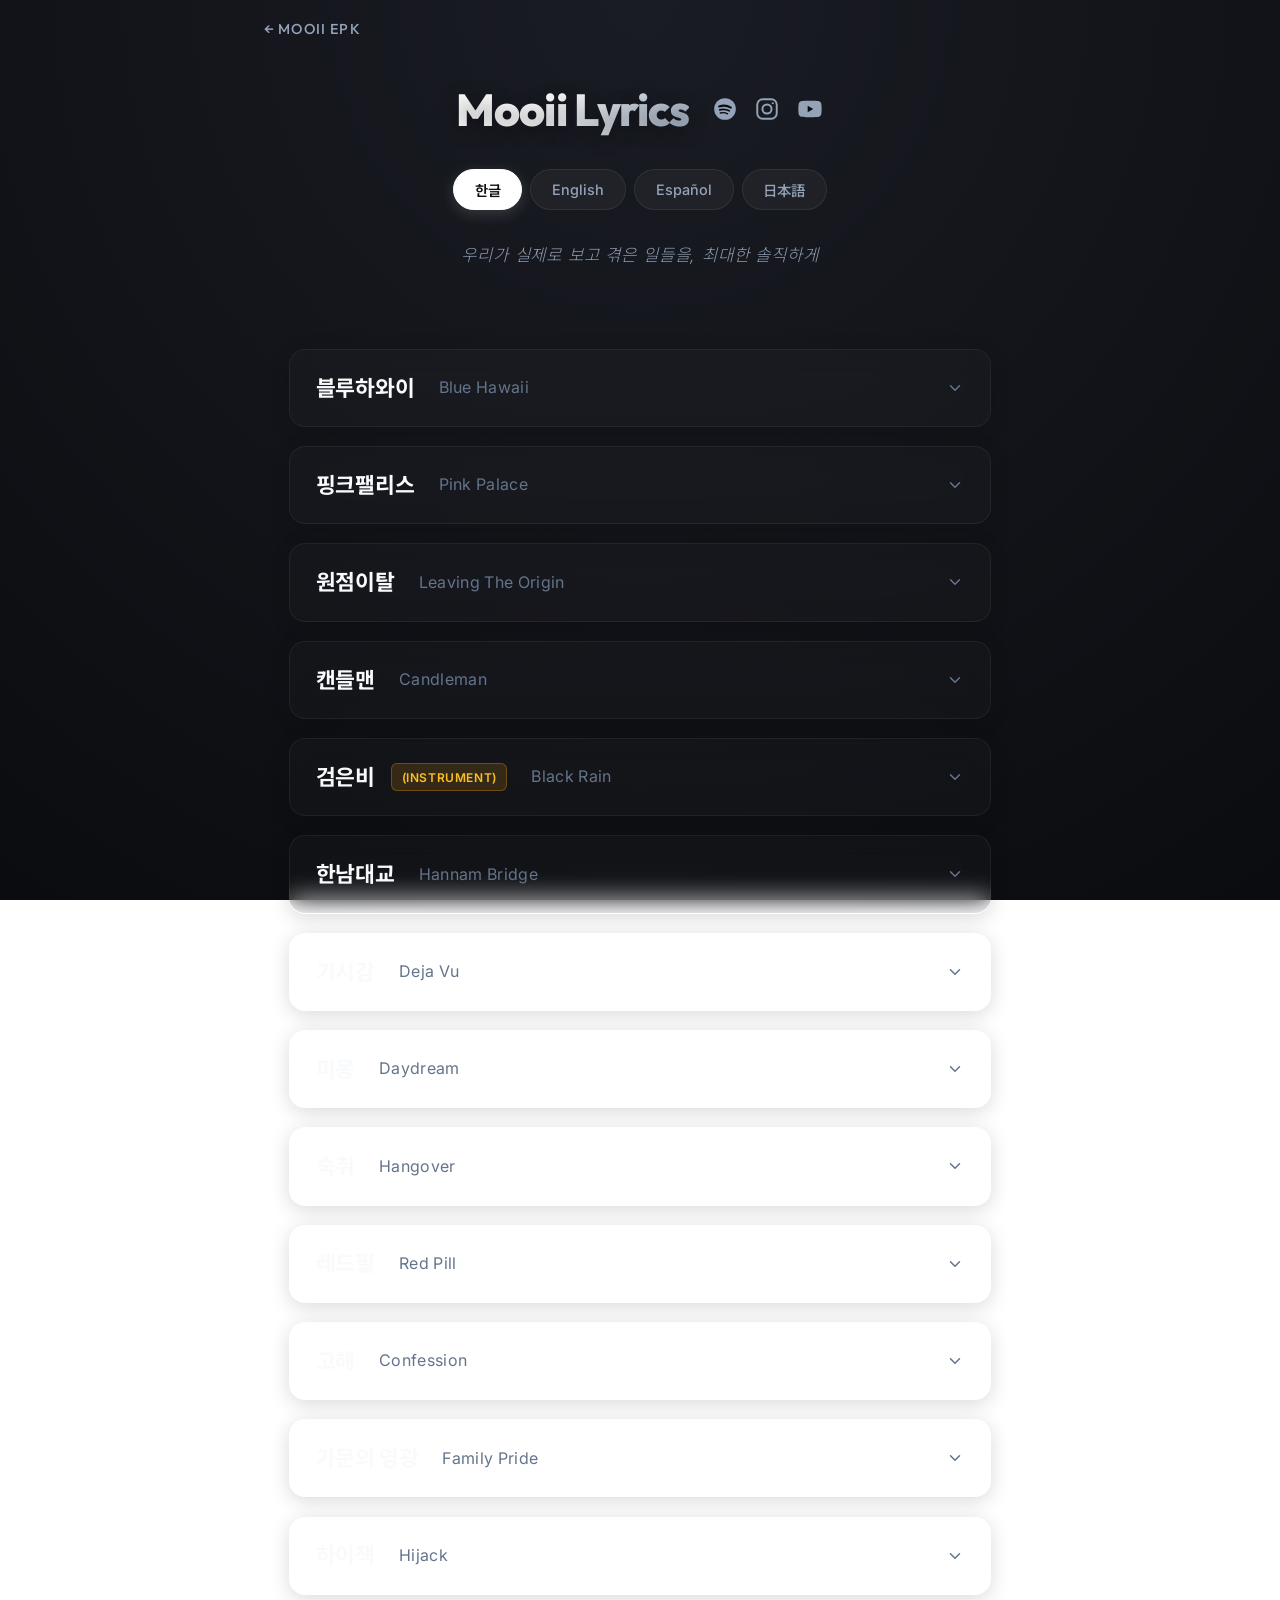
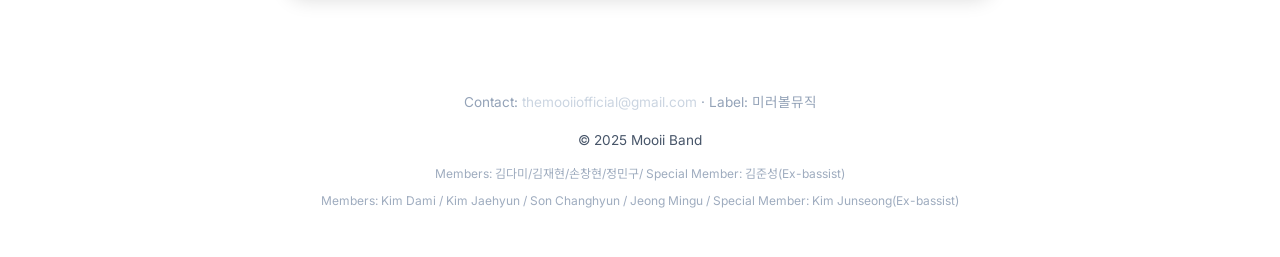
<file: lyrics/index.html>
<!doctype html>
<html lang="ko">
  <head>
    <meta charset="UTF-8" />
    <meta name="viewport" content="width=device-width, initial-scale=1.0" />
    <title>Mooii Lyrics</title>
    <!-- Google Fonts for premium typography -->
    <link rel="preconnect" href="https://fonts.googleapis.com" />
    <link rel="preconnect" href="https://fonts.gstatic.com" crossorigin />
    <link
      href="https://fonts.googleapis.com/css2?family=Inter:wght@300;400;500;600;700&family=Outfit:wght@400;500;700;800&family=Noto+Sans+KR:wght@300;400;500;700&family=Noto+Sans+JP:wght@300;400;500;700&display=swap"
      rel="stylesheet" />
    <link rel="stylesheet" href="style.css" />
  </head>
  <body>
    <nav class="top-nav">
      <a href="../" class="epk-link">← MOOII EPK</a>
    </nav>
    <header>
      <div class="header-inner">
        <h1>Mooii Lyrics</h1>
        <div class="social-icons">
          <a href="https://open.spotify.com/artist/7vKfQwSMeLaGUwXzasgpwv" target="_blank" rel="noopener" aria-label="Spotify" title="Spotify">
            <svg viewBox="0 0 24 24" width="26" height="26" fill="none" stroke="currentColor" stroke-width="2" stroke-linecap="round" aria-hidden="true">
              <circle cx="12" cy="12" r="10" fill="currentColor" stroke="none" />
              <path d="M6.6 9.6c3.6-1.1 7.6-.8 10.8 1.1" stroke="#0b0c0f" stroke-width="1.9" />
              <path d="M7.1 12.8c3-.9 6.1-.6 8.8.9" stroke="#0b0c0f" stroke-width="1.6" />
              <path d="M7.7 15.7c2.4-.7 4.6-.4 6.7.7" stroke="#0b0c0f" stroke-width="1.3" />
            </svg>
          </a>
          <a href="https://www.instagram.com/bandthemooii/" target="_blank" rel="noopener" aria-label="Instagram" title="Instagram">
            <svg viewBox="0 0 24 24" width="26" height="26" fill="none" stroke="currentColor" stroke-width="1.8" aria-hidden="true">
              <rect x="3" y="3" width="18" height="18" rx="5" />
              <circle cx="12" cy="12" r="4.2" />
              <circle cx="17.3" cy="6.7" r="1" fill="currentColor" stroke="none" />
            </svg>
          </a>
          <a href="https://www.youtube.com/@bandthemooii" target="_blank" rel="noopener" aria-label="YouTube" title="YouTube">
            <svg viewBox="0 0 24 24" width="28" height="28" aria-hidden="true">
              <path fill="currentColor" d="M21.6 7.2a2.5 2.5 0 0 0-1.8-1.8C18.2 5 12 5 12 5s-6.2 0-7.8.4A2.5 2.5 0 0 0 2.4 7.2C2 8.8 2 12 2 12s0 3.2.4 4.8a2.5 2.5 0 0 0 1.8 1.8C5.8 19 12 19 12 19s6.2 0 7.8-.4a2.5 2.5 0 0 0 1.8-1.8c.4-1.6.4-4.8.4-4.8s0-3.2-.4-4.8z" />
              <path fill="#0b0c0f" d="M10 9.2v5.6l4.8-2.8z" />
            </svg>
          </a>
        </div>
      </div>
      <div class="lang-switch">
        <button data-lang="ko">한글</button>
        <button data-lang="en">English</button>
        <button data-lang="es">Español</button>
        <button data-lang="ja">日本語</button>
      </div>

      <!-- Band slogan that changes dynamically based on selected language -->
      <p id="slogan" class="slogan">
        우리가 실제로 보고 겪은 일들을, 최대한 솔직하게
      </p>
    </header>

    <main id="songs-list">
      <!-- 곡 리스트가 JS로 렌더링됩니다 -->
    </main>

    <footer>
      <p class="footer-contact">
        Contact:
        <a href="mailto:themooiiofficial@gmail.com">themooiiofficial@gmail.com</a>
        · Label: 미러볼뮤직
      </p>
      <p>© 2025 Mooii Band</p>
      <p class="footer-note">
        Members: 김다미/김재현/손창현/정민구/ Special Member: 김준성(Ex-bassist)
      </p>
      <p class="footer-note">
        Members: Kim Dami / Kim Jaehyun / Son Changhyun / Jeong
        Mingu / Special Member: Kim Junseong(Ex-bassist)
      </p>
    </footer>
    <script src="lyrics.js"></script>
  </body>
</html>
</file>
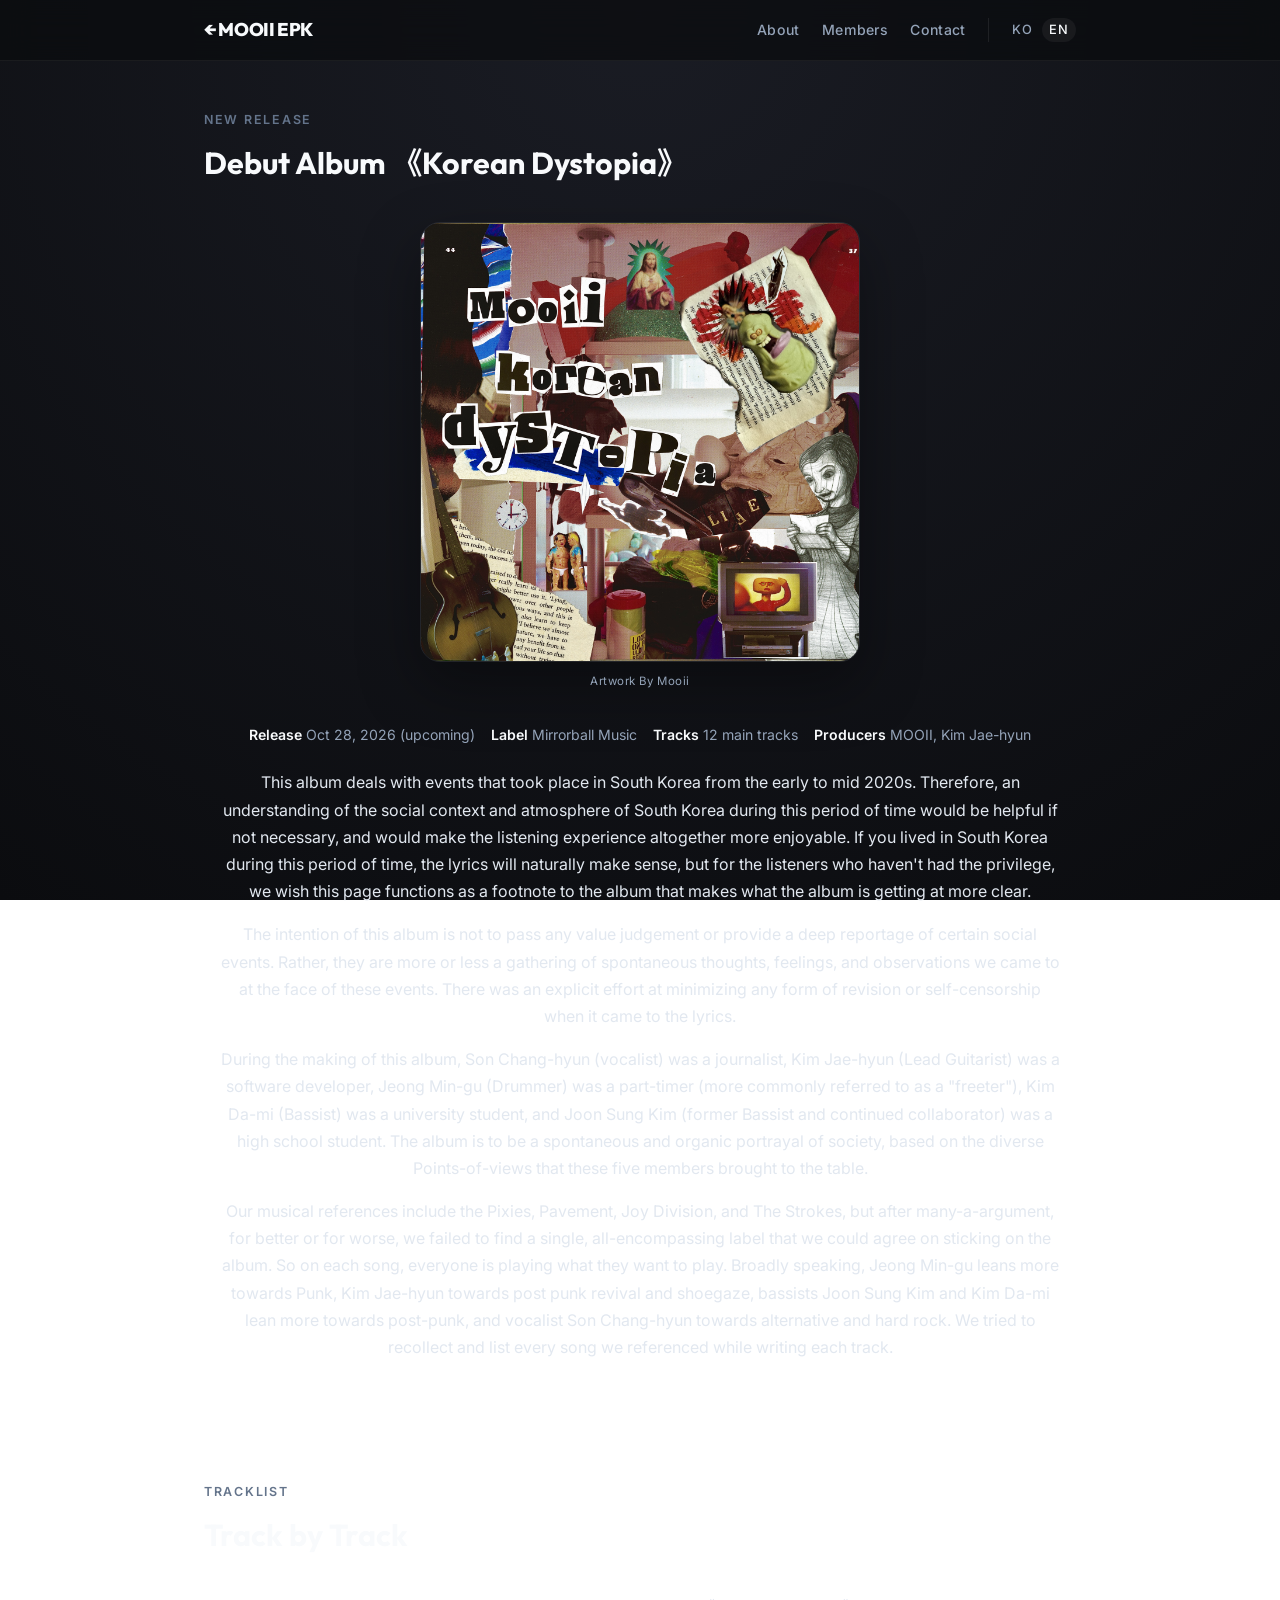
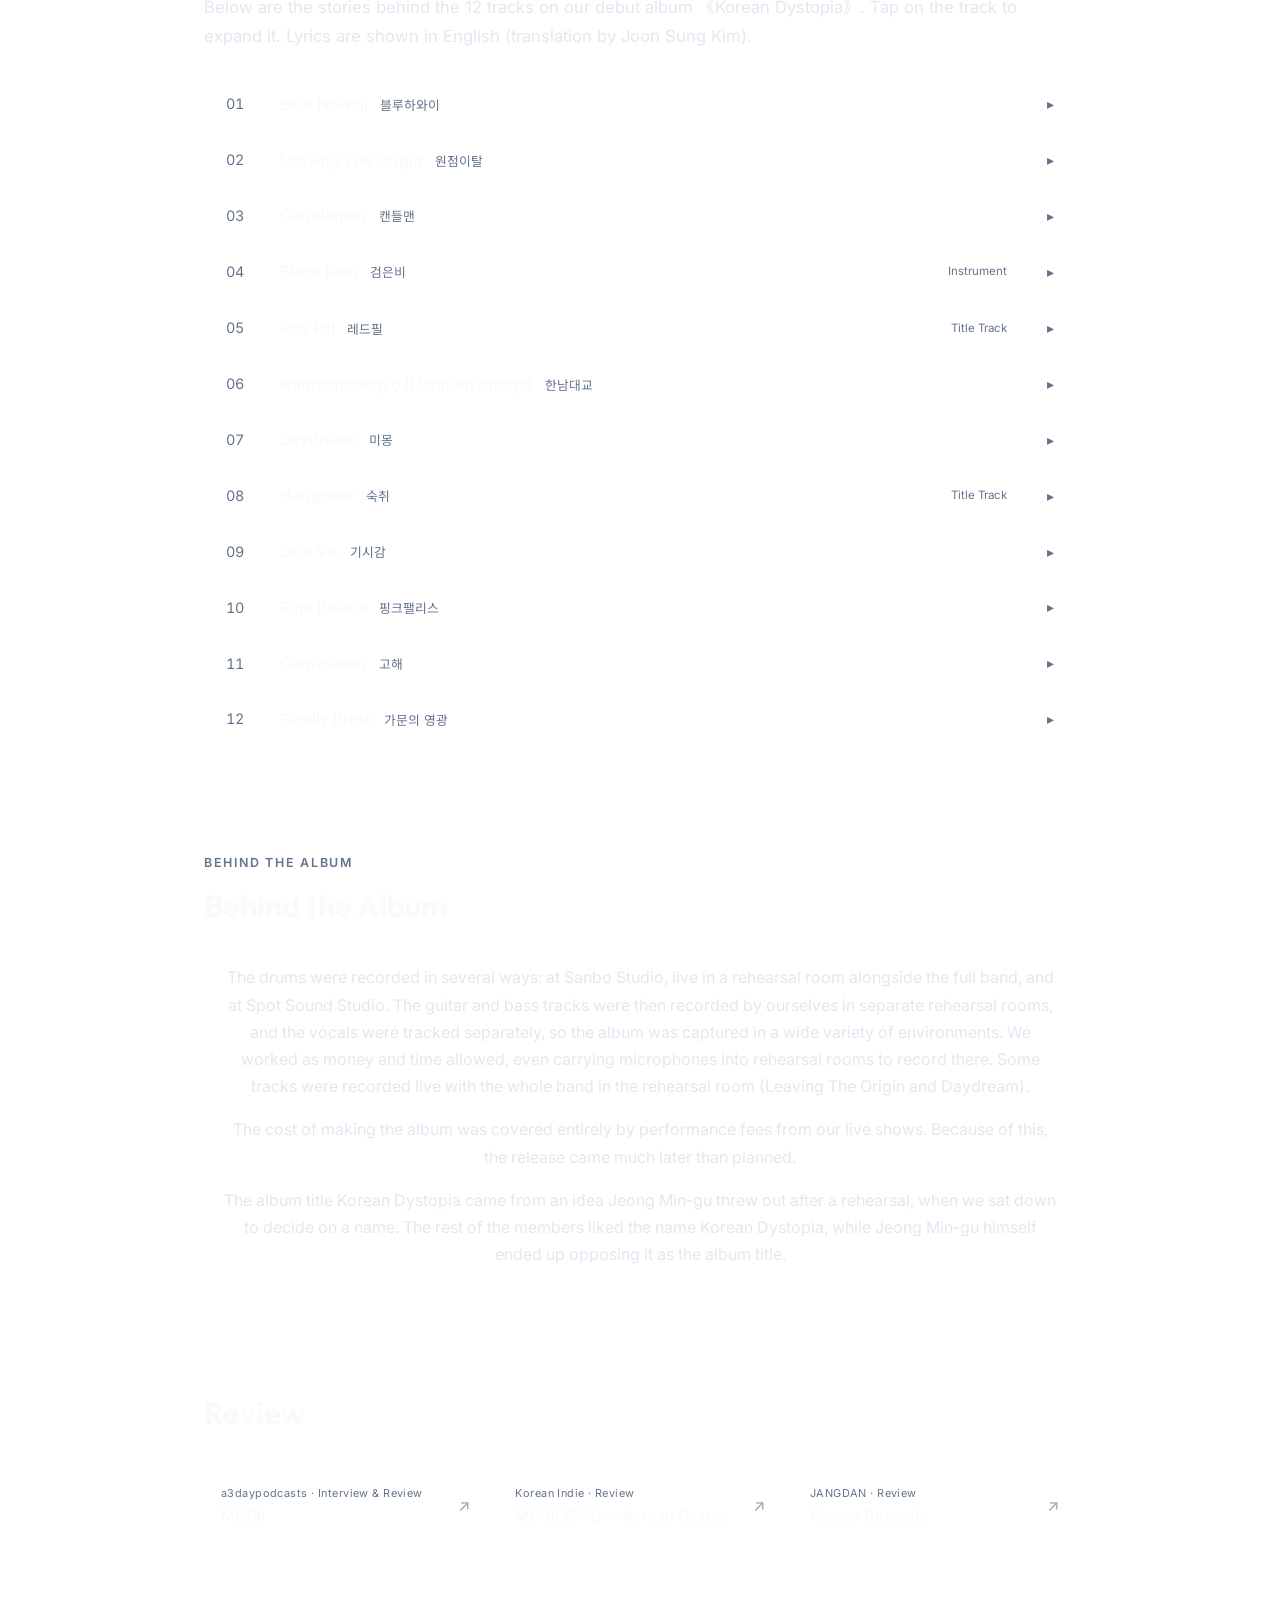
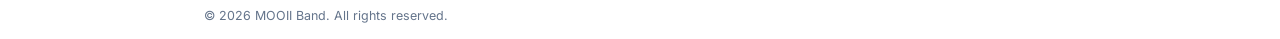
<file: korean-dystopia-en.html>
<!doctype html>
<html lang="en">
  <head>
    <meta charset="UTF-8" />
    <meta name="viewport" content="width=device-width, initial-scale=1.0" />
    <title>MOOII — Debut Album "Korean Dystopia"</title>
    <meta
      name="description"
      content="MOOII's debut full-length album Korean Dystopia: album introduction, track-by-track stories and social context for international listeners." />
    <meta property="og:title" content="MOOII — Debut Album &quot;Korean Dystopia&quot;" />
    <meta
      property="og:description"
      content="MOOII's debut full-length album Korean Dystopia: album introduction, track-by-track stories and social context for international listeners." />
    <meta property="og:image" content="https://bandmooii.github.io/mooii_epk/static/korean_dystopia_album_cover.jpeg" />
    <meta property="og:type" content="website" />
    <link rel="alternate" hreflang="ko" href="korean-dystopia.html" />

    <link rel="preconnect" href="https://fonts.googleapis.com" />
    <link rel="preconnect" href="https://fonts.gstatic.com" crossorigin />
    <link
      href="https://fonts.googleapis.com/css2?family=Inter:wght@300;400;500;600;700&family=Outfit:wght@400;500;700;800&family=Noto+Sans+KR:wght@300;400;500;700&display=swap"
      rel="stylesheet" />
    <link rel="stylesheet" href="style.css" />
  </head>
  <body>
    <nav class="epk-nav">
      <div class="epk-nav-inner">
        <a class="epk-nav-brand" href="index-en.html">← MOOII EPK</a>
        <div class="epk-nav-links">
          <a href="index-en.html#about">About</a>
          <a href="index-en.html#members">Members</a>
          <a href="index-en.html#contact">Contact</a>
          <span class="lang-toggle">
            <a href="korean-dystopia.html" hreflang="ko">KO</a>
            <a href="korean-dystopia-en.html" class="active" aria-current="true">EN</a>
          </span>
        </div>
      </div>
    </nav>

    <main class="wrap" style="padding-top: 3rem;">
      <section style="border-top: none; padding-top: 0;">
        <div class="section-head">
          <p class="section-kicker">New Release</p>
          <h2>Debut Album 《Korean Dystopia》</h2>
        </div>

        <div class="album-hero">
          <img
            class="album-cover-hero"
            src="static/korean_dystopia_album_cover.jpeg"
            alt="MOOII debut album Korean Dystopia cover art" />
          <p class="album-credit">Artwork By Mooii</p>
        </div>

        <div class="album-intro">
          <div class="album-meta">
            <span><b>Release</b> Oct 28, 2026 (upcoming)</span>
            <span><b>Label</b> Mirrorball Music</span>
            <span><b>Tracks</b> 12 main tracks</span>
            <span><b>Producers</b> MOOII, Kim Jae-hyun</span>
          </div>
          <p class="lead">
            This album deals with events that took place in South Korea from the early to mid 2020s. Therefore, an understanding of the social context and atmosphere of South Korea during this period of time would be helpful if not necessary, and would make the listening experience altogether more enjoyable. If you lived in South Korea during this period of time, the lyrics will naturally make sense, but for the listeners who haven't had the privilege, we wish this page functions as a footnote to the album that makes what the album is getting at more clear.
          </p>
          <p class="lead">
            The intention of this album is not to pass any value judgement or provide a deep reportage of certain social events. Rather, they are more or less a gathering of spontaneous thoughts, feelings, and observations we came to at the face of these events. There was an explicit effort at minimizing any form of revision or self-censorship when it came to the lyrics.
          </p>
          <p class="lead">
            During the making of this album, Son Chang-hyun (vocalist) was a journalist, Kim Jae-hyun (Lead Guitarist) was a software developer, Jeong Min-gu (Drummer) was a part-timer (more commonly referred to as a "freeter"), Kim Da-mi (Bassist) was a university student, and Joon Sung Kim (former Bassist and continued collaborator) was a high school student. The album is to be a spontaneous and organic portrayal of society, based on the diverse Points-of-views that these five members brought to the table.
          </p>
          <p class="lead">
            Our musical references include the Pixies, Pavement, Joy Division, and The Strokes, but after many-a-argument, for better or for worse, we failed to find a single, all-encompassing label that we could agree on sticking on the album. So on each song, everyone is playing what they want to play. Broadly speaking, Jeong Min-gu leans more towards Punk, Kim Jae-hyun towards post punk revival and shoegaze, bassists Joon Sung Kim and Kim Da-mi lean more towards post-punk, and vocalist Son Chang-hyun towards alternative and hard rock. We tried to recollect and list every song we referenced while writing each track.
          </p>
        </div>
      </section>

      <section>
        <div class="section-head">
          <p class="section-kicker">Tracklist</p>
          <h2>Track by Track</h2>
        </div>
        <p class="lead">
          Below are the stories behind the 12 tracks on our debut album 《Korean Dystopia》. Tap on the track to expand it. Lyrics are shown in English (translation by Joon Sung Kim).
        </p>

        <div class="tracklist" style="margin-top: 1.6rem;">
          <details class="track-item">
            <summary class="track-row">
              <span class="no">01</span>
              <span><span class="title">Blue Hawaii</span> <span class="title-ko">블루하와이</span></span>
              <span class="tag"></span>
              <span class="chev">▸</span>
            </summary>
            <div class="track-detail">
              <div class="track-lyrics">
                <p class="lyrics-label">Lyrics</p>
                <p>I set the fire alight
And I tried to burn it all
Those happy faces
They'd drive me fucking crazy

Would you look at me
Those words were stuck in my throat
If you keep acting like this
I won't just stay put anymore

I'll scare the hell out of them
I'll scare the hell out of them
I'll scare the hell out of them
I'll scare the hell out of them
I'll scare the hell out of them
I'll scare the hell out of them</p>
              </div>
              <div class="track-behind">
                <p class="behind-label">Background</p>
                <p>In 2023, MOOII was invited to perform at the Namwon Yoncheon Beach Festival and decided to write a song about summer. We placed an ad-hoc, working titled "Blue Hawaii" and finished the instrumentals and vocal melody, but the lyrics wouldn't come. The summer of 2023 was exceptionally hot and humid, and around that time there were a series of mass stabbing attacks that took place in Korea. After a discussion over a couple jugs of beer, Son Chang-hyun brought these lyrics with him. Some members objected to the sheer incendiary quality of these lyrics, but because the festival was supposed to happen the following week, the lyrics were approved. Throughout the past three years it's become one of our main repertoires.</p>
              </div>
              <div class="track-social">
                <p class="social-label">Social Context</p>
                <p>In the summer of 2023, a number of high-profile mass stabbings spread shockwaves across Korea. Choi Won-jong, one of the more notorious perpetrators of one of these attacks, who killed 2 individuals and injured 12 more, was the main inspiration for these lyrics. He was allegedly a heavy user of online communities with a pro-Japanese bent.</p>
              </div>
              <div class="track-refs">
                <p class="refs-label">Reference</p>
                <p>Pavement — Summer Babe, Elevate Me Later / Pixies — Surfer Rosa (guitar riffs)</p>
                <p class="refs-label">Motif</p>
                <p>Seohyeon Station stabbing attack</p>
              </div>
              <p class="track-credits"><span class="label">credits:</span> Lyrics Son Chang-hyun · Music Kim Jae-hyun, Son Chang-hyun · Arranged by MOOII · Vocals Son Chang-hyun · Backing Vocals Kim Da-mi · Lead Guitar Kim Jae-hyun · Rhythm Guitar Kim Jae-hyun · Acoustic Guitar Son Chang-hyun · Bass Joon Sung Kim · Drums Jeong Min-gu · Mixing Oh Kwon-ho, Kim Jae-hyun · Recorded at Spot Sound Studio, mic'd at Ground Rehearsal Room</p>
            </div>
          </details>
          <details class="track-item">
            <summary class="track-row">
              <span class="no">02</span>
              <span><span class="title">Leaving The Origin</span> <span class="title-ko">원점이탈</span></span>
              <span class="tag"></span>
              <span class="chev">▸</span>
            </summary>
            <div class="track-detail">
              <div class="track-lyrics">
                <p class="lyrics-label">Lyrics</p>
                <p>Every time my eyes open
A reality that I can't accept
Keeps on squeezing me down
While me body continues to shake

Like melting ice
It just flows on
Even if I try to hold on
I know I never could

Everything(x3) wasn't there from the start
Everything(x3) wasn't there from the start

Everyone around me says
That I'm the dumbass
That I already know that
I know, but I just can't do

Everything(x3) wasn't there from the start
Everything(x3) wasn't there from the start
Everything(x3) wasn't there from the start
Everything(x3) wasn't there from the start</p>
              </div>
              <div class="track-behind">
                <p class="behind-label">Background</p>
                <p>A breakup song. The lyrics were written by Son Chang-hyun. The original title was "Dawn" (여명), but since we decided to title the next song we wrote "Hangover" (숙취), Jeong Min-gu said that these two tracks back-to-back would make us look like alcoholics*, and we eventually changed the title to "Leaving The Origin."(A play on the Korean expression 원점회귀, meaning returning to the origin)</p>
                <p class="track-note"><em>* Yeomyeong 808 (여명 808) is a famous brand of Korean hangover drinks; "yeomyeong" means "dawn."</em></p>
              </div>
              <div class="track-refs">
                <p class="refs-label">Reference</p>
                <p>Pavement — Grounded / Guided By Voices — Alien Lanes (Recording Style)</p>
              </div>
              <p class="track-credits"><span class="label">credits:</span> Lyrics Son Chang-hyun · Music Kim Jae-hyun, Son Chang-hyun · Arranged by MOOII · Vocals Son Chang-hyun · Lead Guitar Kim Jae-hyun · Rhythm Guitar Son Chang-hyun · Bass Kim Da-mi · Drums Jeong Min-gu · Mixing Kim Jae-hyun · Recorded at Harmonics Rehearsal Room</p>
            </div>
          </details>
          <details class="track-item">
            <summary class="track-row">
              <span class="no">03</span>
              <span><span class="title">Candleman</span> <span class="title-ko">캔들맨</span></span>
              <span class="tag"></span>
              <span class="chev">▸</span>
            </summary>
            <div class="track-detail">
              <div class="track-lyrics">
                <p class="lyrics-label">Lyrics</p>
                <p>I built an anthill*
I dragged in everything and built it
With one sweep of a broom
Everything got smashed to pieces

All the plans I made
Now turned into scraps of paper
All the plans I made
Now turned into scraps of paper

I gathered everything
But my tower of Babel collapsed
I'll gather everything again
And build it up once more

A downhill road will someday
Hit the end and climb back up
If I don't drink the kool aid
It's hard to hold on

All the plans I made
Turned into scraps of paper
All the plans I made
Turned into scraps of paper</p>
                <p class="track-note"><em>* "Ant" (개미) is Korean slang for a small retail investor.</em></p>
              </div>
              <div class="track-behind">
                <p class="behind-label">Background</p>
                <p>A song making fun of people who think they're better because they made a bit of money in a bullish market, only to panic and convince themselves that they're on the right track after losing the same if not larger amount of money a couple of days later. Funnily enough, this is exactly what happened to us, so in a sense we're making fun of ourselves. Musically, the song came about when Jeong Min-gu, the drummer, watched a YouTube video titled "Ko Jong-soo vs. Koo Ja-cheol,"* and brought up the idea of starting the song in a similar way. The video is mostly a video made for laughs where photos of Ko Jong-soo and Koo Ja-Cheol are edited in a chaotic way.</p>
                <p><a href="https://www.youtube.com/watch?v=J5N-xcwjYUk" target="_blank" rel="noopener">https://www.youtube.com/watch?v=J5N-xcwjYUk</a></p>
                <p class="track-note"><em>* Ko Jong-soo and Koo Ja-cheol are Korean football players.</em></p>
              </div>
              <div class="track-social">
                <p class="social-label">Social Context</p>
                <p>In Korea, a bull market driven by crypto in 2022 and more recently in 2026 by semiconductors drew in large numbers of young, inexperienced investors, and investing became the topic du jour, especially among men in their 20s. Among them, a certain mindset that you cannot get rich through your labor income and therefore you must invest as much money when you're as young as possible took hold. The older generation viewing this phenomenon critically is one of the many ways in which the generational divide and conflict in Korea is expressed. Today, almost all young office worker in their twenties or thirties own a stock portfolio of some form. But with prices so volatile, some have gained massive sums of money, while others have lost their life savings.</p>
              </div>
              <div class="track-refs">
                <p class="refs-label">Reference</p>
                <p>Stevie Ray Vaughan — Pride and Joy / Rabbids Go Home Music — Bătută Din Moldova</p>
                <p class="refs-label">Motif</p>
                <p>2022 Bitcoin Bubble / 2026 Korean Stock Market Bubble</p>
              </div>
              <p class="track-credits"><span class="label">credits:</span> Lyrics Oh Jun-myung, Son Chang-hyun · Music Kim Jae-hyun, Son Chang-hyun, Jeong Min-gu · Arranged by MOOII · Vocals Son Chang-hyun · Lead Guitar Kim Jae-hyun · Rhythm Guitar Kim Jae-hyun · Bass Joon Sung Kim · Drums Jeong Min-gu · Sound Effects Kim Jae-hyun · Mixing Nam Kyung-un · Recorded at Sanbo Studio</p>
            </div>
          </details>
          <details class="track-item">
            <summary class="track-row">
              <span class="no">04</span>
              <span><span class="title">Black Rain</span> <span class="title-ko">검은비</span></span>
              <span class="tag">Instrument</span>
              <span class="chev">▸</span>
            </summary>
            <div class="track-detail">
              <div class="track-behind">
                <p class="behind-label">Background</p>
                <p>"Black Rain" refers to a polluted, dark-colored rain that falls mixed with debris and sometimes radioactive material after a nuclear explosion, a large-scale fire, or heavy air pollution.</p>
              </div>
              <div class="track-refs">
                <p class="refs-label">Reference</p>
                <p>Film "Black Rain" (Shohei Imamura) / Super Smash Bros. Melee (2001) OST — All-Star Rest Area / Bulssajo — Seeing the Sunset in Chicken Broth</p>
                <p class="refs-label">Motif</p>
                <p>2026 US–Iran war</p>
              </div>
              <p class="track-credits"><span class="label">credits:</span> Music Kim Jae-hyun, Oh Jun-myung · Arranged by MOOII · Guitar Kim Jae-hyun · Bass Joon Sung Kim · Drums Jeong Min-gu · Mixing Kim Jae-hyun · Recorded at Sanbo Studio</p>
            </div>
          </details>
          <details class="track-item">
            <summary class="track-row">
              <span class="no">05</span>
              <span><span class="title">Red Pill</span> <span class="title-ko">레드필</span></span>
              <span class="tag">Title Track</span>
              <span class="chev">▸</span>
            </summary>
            <div class="track-detail">
              <div class="track-lyrics">
                <p class="lyrics-label">Lyrics</p>
                <p>The red-pill laid in your hand
I swallowed it
And recklessly
Dreamed of you
Please don't blame me

Please stay in my dreams
Completely drenched in fear
Yet again
There's nothing changed of me
The world seems, too far away

It's already
Disappeared
Even though
It's still breathing
Look at me
And like me

Even though I scream and scream
That they all die
Dizzy
Small voices
Echo relentlessly

Now there's nothing
That'll just cut it
Well I might as well
Die first

It's already
Disappeared
Even though
It's still breathing
Look at me
And like me</p>
              </div>
              <div class="track-behind">
                <p class="behind-label">Background</p>
                <p>Joon Sung Kim and Kim Jae-hyun arrived a little bit earlier than the rest of the band, and while they had nothing to do, Joon Sung Kim started playing a simple 8-beat, 4 note bassline and Kim Jae-hyun layered a guitar track on top of it. The lyrics were written by Joon Sung Kim on that same day. What the song is about is as straightforward as the title suggests: a desirous incel and his desires that will amount to nothing.</p>
              </div>
              <div class="track-refs">
                <p class="refs-label">Reference</p>
                <p>Joy Division — Transmission / Los Bunkers — Nada Nuevo Bajo El Sol</p>
                <p class="refs-label">Motif</p>
                <p>A friend exhibiting misogynistic behaviour, and a jab at contextualizing and humanizing him while not abandoning a critical lens.</p>
              </div>
              <p class="track-credits"><span class="label">credits:</span> Lyrics Joon Sung Kim · Music Joon Sung Kim · Arranged by MOOII · Vocals Son Chang-hyun · Lead Guitar Kim Jae-hyun · Rhythm Guitar 1 Kim Jae-hyun · Rhythm Guitar 2 Son Chang-hyun · Bass Joon Sung Kim · Drums Jeong Min-gu · Sound Effects Oh Kwon-ho · Mixing Oh Kwon-ho · Recorded at Sanbo Studio &amp; Kim Jae-hyun's studio</p>
            </div>
          </details>
          <details class="track-item">
            <summary class="track-row">
              <span class="no">06</span>
              <span><span class="title">Hannamdaegyo (Hannam Bridge)</span> <span class="title-ko">한남대교</span></span>
              <span class="tag"></span>
              <span class="chev">▸</span>
            </summary>
            <div class="track-detail">
              <div class="track-lyrics">
                <p class="lyrics-label">Lyrics</p>
                <p>It was really nothing
The day we first met
Was turning a bit colder for some reason
It was really nothing
The words we first exchanged
Was getting a bit tipsy for some reason

The two of us that first met on that day
We became one somewhere
As dawn broke, we parted ways
And we headed to a nameless street

Nothing really happened
Nothing really happened
Nothing really happened
Nothing really happened

The two of us that first met on that day
We became one somewhere
As dawn broke, we parted ways
And we headed to a nameless street

Nothing really happened
Nothing really happened
Nothing really happened
Nothing really happened

Nothing really happened
Nothing really happened
Nothing really happened
Nothing really happened</p>
              </div>
              <div class="track-behind">
                <p class="behind-label">Background</p>
                <p>Based on real events.</p>
              </div>
              <div class="track-refs">
                <p class="refs-label">Reference</p>
                <p>Hye-eun-i — Third Han River Bridge (제3한강교) / The Smiths — This Charming Man / The Smiths — Heaven Knows I'm Miserable Now</p>
              </div>
              <p class="track-credits"><span class="label">credits:</span> Lyrics Oh Jun-myung · Music Son Chang-hyun · Arranged by MOOII · Vocals Son Chang-hyun · Lead Guitar Kim Jae-hyun · Rhythm Guitar Son Chang-hyun · Bass Oh Jun-myung · Drums Jeong Min-gu · Mixing Oh Kwon-ho, Kim Jae-hyun · Recorded at Abbey Road Rehearsal Room</p>
            </div>
          </details>
          <details class="track-item">
            <summary class="track-row">
              <span class="no">07</span>
              <span><span class="title">Daydream</span> <span class="title-ko">미몽</span></span>
              <span class="tag"></span>
              <span class="chev">▸</span>
            </summary>
            <div class="track-detail">
              <div class="track-lyrics">
                <p class="lyrics-label">Lyrics</p>
                <p>You said goodbye
And then I knew
That this is the end
I'll forget it all
With enough time
I'll forget
And who doesn't know
That this won't happen

An empty glance
And a bit of regret
Because I can't
I bit my tongue again
But then again I
Will feel the thirst
And I'll do it all again
Those same things

Fucking hell...</p>
              </div>
              <div class="track-behind">
                <p class="behind-label">Background</p>
                <p>A song made while the members were in the middle of a bad stretch with each other, jamming in silence without much thought. We finished it with lyrics that carry Son Chang-hyun's personal regrets.</p>
              </div>
              <div class="track-refs">
                <p class="refs-label">Reference</p>
                <p>Film "Sweet Dream" (Mimong, Yang Ju-nam) / My Bloody Valentine — To Here Knows When</p>
              </div>
              <p class="track-credits"><span class="label">credits:</span> Lyrics Son Chang-hyun · Music Kim Jae-hyun, Son Chang-hyun · Arranged by MOOII · Vocals Son Chang-hyun · Lead Guitar Kim Jae-hyun · Rhythm Guitar Joon Sung Kim · Bass Kim Da-mi · Drums Jeong Min-gu · Sound Effects Kim Jae-hyun · Mixing Kim Jae-hyun · Recorded at Harmonics Rehearsal Room</p>
            </div>
          </details>
          <details class="track-item">
            <summary class="track-row">
              <span class="no">08</span>
              <span><span class="title">Hangover</span> <span class="title-ko">숙취</span></span>
              <span class="tag">Title Track</span>
              <span class="chev">▸</span>
            </summary>
            <div class="track-detail">
              <div class="track-lyrics">
                <p class="lyrics-label">Lyrics</p>
                <p>The whole world makes me puke
Everything gets me to regret
But I know it doesn't amount anything
Just don't talk to me for a sec
I've become too miserable
I can't even swallow water
My head starts to go dizzy again
Can't squeeze a nap in here or there

I got to know her name yesterday
That girl with dark hair
As if she's never known me
She disappears in a blink of an eye
I was shoulder to shoulder with
That man with red hair
But as if he's never known me
He disappears without a goodbye

Just dont talk to me for a sec
Just dont talk to me for a sec
Please just dont talk to me for a sec
I beg you dont talk to me for a sec
Just dont talk to me for a sec
Just dont talk to me for a sec
Wait just dont talk to me for a sec
Please just let me be alone
Just leave me here alone
Just let me be alone</p>
              </div>
              <div class="track-behind">
                <p class="behind-label">Background</p>
                <p>Jae-hyun was having a hangover of a lifetime, due to drinking after taking cold medicine in a trip to Busan. A guy approached him and shouted at him to get out of his way, and the line "Don't talk to me for a sec (잠깐 말좀 걸지마)" was born.</p>
              </div>
              <div class="track-refs">
                <p class="refs-label">Reference</p>
                <p>McCarthy — Red Sleeping Beauty</p>
                <p class="refs-label">Motif</p>
                <p>The worst hangover Kim Jae-hyun has ever experienced</p>
              </div>
              <p class="track-credits"><span class="label">credits:</span> Lyrics Kim Jae-hyun, Oh Jun-myung · Music Kim Jae-hyun, Son Chang-hyun · Arranged by MOOII · Vocals Son Chang-hyun · Lead Guitar Kim Jae-hyun · Rhythm Guitar Kim Jae-hyun · Bass Joon Sung Kim · Drums Jeong Min-gu · Mixing Oh Kwon-ho · Recorded at Lopamel Studio, mic'd at Bully Rehearsal Room</p>
            </div>
          </details>
          <details class="track-item">
            <summary class="track-row">
              <span class="no">09</span>
              <span><span class="title">Deja Vu</span> <span class="title-ko">기시감</span></span>
              <span class="tag"></span>
              <span class="chev">▸</span>
            </summary>
            <div class="track-detail">
              <div class="track-lyrics">
                <p class="lyrics-label">Lyrics</p>
                <p>That girl I met today
Feels like I've seen her somewhere
Black eyes and black hair
The kind you can see anywhere

Something in the vibe felt similar
It was definitely like this before too

It never really comes true
But I guess I follow like a magnet

Now I feel it every time I meet her
Every time, I feel it like that
Now I feel it every time I meet her
Every time, I feel it like that</p>
              </div>
              <div class="track-behind">
                <p class="behind-label">Background</p>
                <p>A member who had unresolved feelings towards a girl, received the news that she had died.</p>
              </div>
              <div class="track-refs">
                <p class="refs-label">Reference</p>
                <p>Sister's Barbershop (언니네 이발관) — Times of 2002 (guitar line)</p>
              </div>
              <p class="track-credits"><span class="label">credits:</span> Lyrics Son Chang-hyun, Oh Jun-myung · Music Kim Jae-hyun, Son Chang-hyun · Arranged by MOOII · Vocals Son Chang-hyun · Lead Guitar Kim Jae-hyun · Rhythm Guitar Kim Jae-hyun, Joon Sung Kim · Bass Joon Sung Kim · Drums Jeong Min-gu · Mixing Kim Jae-hyun · Recorded at Sanbo Studio &amp; Kim Jae-hyun's studio</p>
            </div>
          </details>
          <details class="track-item">
            <summary class="track-row">
              <span class="no">10</span>
              <span><span class="title">Pink Palace</span> <span class="title-ko">핑크팰리스</span></span>
              <span class="tag"></span>
              <span class="chev">▸</span>
            </summary>
            <div class="track-detail">
              <div class="track-lyrics">
                <p class="lyrics-label">Lyrics</p>
                <p>I could never see, your naked bodies
The castle crumbled down, from the reddest place
So gracelessly

People know nothing about the blessings they've been given
They believe in idle eternal life, everlasting for them
It doesn't make any sense

I'm screaming I can’t die just yet, only because I guess that's what I must do
it's not what I really want
If no one can even stand me, how am I even supposed to bear
It's so hypocritical

The princess inside a white castle she prayed
As she started to doubt, he had to face death
The prince with rotting skin, hidden behind his cage
When he came in their view, they all ran away
Despising and loathing him</p>
              </div>
              <div class="track-behind">
                <p class="behind-label">Background</p>
                <p>A song based on the homonymous 2026 documentary "Pink Palace," an 80 minute long documentary detailing the sexual lives, desires, and sexualities of disabled people. Musically, the song was made in almost a glimpse of an eye: Jeong Min-gu heard Kim Jae-hyun trying out Michael Jackson's "Black or White" in the style of the Strokes, and asked him to make it more dreamy. On that same day, Oh Jun-myung was late to the rehearsal due to the Solidarity Against Disability Discrimination (SADD) protests in the subway, and used it as a motif for the song. Son Chang-hyun and Jeong Min-gu, both of them having been deeply impressed by the documentary, suggested the idea of naming the song "Pink Palace."</p>
              </div>
              <div class="track-social">
                <p class="social-label">Social Context</p>
                <p>From late 2021 to late 2023, Korea's Solidarity Against Disability Discrimination (SADD, 전장연) organized protests at major subways stations to demand a larger budget and investment for disabled people, especially when it came to public transportation and deinstitutionalization. The protests led to wide-scale disruptions in train services, and many people who felt that their lives had been inconvenienced by "disabled people" became hostile towards the agenda as a whole. Nonetheless, the protests became the cornerstone to the mandatory introduction of low-floor buses and a partial adoption of laws guaranteeing and supporting the rights of disabled people.</p>
              </div>
              <div class="track-refs">
                <p class="refs-label">Reference</p>
                <p>Michael Jackson — Black or White (riff) / The Strokes — The Modern Age</p>
                <p class="refs-label">Motif</p>
                <p>Documentary "Pink Palace"</p>
              </div>
              <p class="track-credits"><span class="label">credits:</span> Lyrics Kim Jae-hyun · Music Kim Jae-hyun, Son Chang-hyun · Arranged by MOOII · Vocals Son Chang-hyun · Lead Guitar Kim Jae-hyun · Rhythm Guitar Kim Jae-hyun, Joon Sung Kim · Bass Joon Sung Kim · Drums Jeong Min-gu · Keyboards Kim Jae-hyun · Mixing Nam Kyung-un · Recorded at Sanbo Studio, mic'd at Bijou Rehearsal Room</p>
            </div>
          </details>
          <details class="track-item">
            <summary class="track-row">
              <span class="no">11</span>
              <span><span class="title">Confession</span> <span class="title-ko">고해</span></span>
              <span class="tag"></span>
              <span class="chev">▸</span>
            </summary>
            <div class="track-detail">
              <div class="track-lyrics">
                <p class="lyrics-label">Lyrics</p>
                <p>Every day I blame you
Saying I did nothing wrong
That's how I barely keep going
That's just how I've been living
With nothing to do, I walk the streets
And then a thought hits me
All the problems
Were made by me

The one who changed was me
The one who changed was me
The one who changed was me
None of this was your fault

The one who changed was me
The one who changed was me
The one who changed was me
Now I can't take it back

I tried with everything I had
To turn back what had changed
But what won't work
Never worked till the end
Now what I'm supposed to do
I don't know anything anymore
Only residue sticks to me and stays

The one who changed was me
The one who changed was me
The one who changed was me
None of this was your fault

The one who changed was me
The one who changed was me
The one who changed was me
Now it's far too late</p>
              </div>
              <div class="track-behind">
                <p class="behind-label">Background</p>
                <p>A song that came about in a rehearsal the day after Son Chang-hyun broke up with his then girlfriend, born from an improvised jam. The original lyrics were pretty vulgar "You fucking con artist, bitch the amount of money I spent on you, You fucking ruined my life" to quote a few. However, after a thorough conversation with her, Son Chang-hyun, having reflected on his own missteps, changed the lyrics to a sort of confession. Below is what had more or less happened right after the song came together.</p>
                <audio class="jam-player" controls preload="none" src="static/confession_jam.m4a"></audio>
                <p>Son Chang-hyun's then girlfriend was an international student, and when her WeChat Pay account got suspended* and she was in a tough spot, he gave her financial support, including paying her tuition. After they broke up, the fact that he had lent her the money faded away. It was more money than the total cost of recording Korean Dystopia. Son Chang-hyun never asked for it back after the breakup.</p>
                <p class="track-note"><em>* See "Social Context" below.</em></p>
              </div>
              <div class="track-social">
                <p class="social-label">Social Context</p>
                <p>A Chinese voice-phishing ring operating in Korea was caught after using WeChat Pay as a means of currency exchange. The Korean police force took the drastic measure of suspending every foreign-linked account that had attempted currency exchange via WeChat. Many people, especially tourists and international students including Chang-hyun's ex, who were exchanging money via WeChat were caught in the crossfire.</p>
              </div>
              <div class="track-refs">
                <p class="refs-label">Reference</p>
                <p>Oasis — Bonehead's Bank Holiday / The Clash — Spanish Bombs</p>
              </div>
              <p class="track-credits"><span class="label">credits:</span> Lyrics Son Chang-hyun · Music Kim Jae-hyun, Son Chang-hyun · Arranged by MOOII · Vocals Son Chang-hyun · Lead Guitar Kim Jae-hyun · Rhythm Guitar Kim Jae-hyun, Joon Sung Kim · Bass Joon Sung Kim · Drums Jeong Min-gu · Mixing Nam Kyung-un · Recorded at Spot Sound Studio, mic'd at Bijou Rehearsal Room</p>
            </div>
          </details>
          <details class="track-item">
            <summary class="track-row">
              <span class="no">12</span>
              <span><span class="title">Family Pride</span> <span class="title-ko">가문의 영광</span></span>
              <span class="tag"></span>
              <span class="chev">▸</span>
            </summary>
            <div class="track-detail">
              <div class="track-lyrics">
                <p class="lyrics-label">Lyrics</p>
                <p>My grandpa, who took the redpill
Talking about the state of affairs on the youtube comment section
Saying he'll make this country great again
Left home with a solemn face

My grandpa, who beat a policeman
They can't just cut him loose this time
Our family's a patriot's family
Our family's a martyr's family

My dad, a vigilant citizen
The biggest fan of MSNBC
Saying he'll make this country great again
Says republicans should just get lost

My dad who succeeded in astroturfing
They can't just cut him loose this time
Our family's a patriot's family
Our family's a martyr's family

For a reasonable conservative like me
The internet is the only place where I can be free
Saying I fucking hate that feminist politician
I wrote a couple things in the comment section

I finally got a couple hundred likes
But they can't just cut me loose this time
Our family's a patriot's family
Our family's a fucked up family
[Female voice: This country's ruined, fuck this country]</p>
              </div>
              <div class="track-behind">
                <p class="behind-label">Background</p>
                <p>Joon Sung Kim, MOOII’s former bassist,  happened to live a minute away from Yoon Suk Yeol’s—Korea’s former president who declared martial law in December 2024 and was later impeached and removed from office—apartment complex. On the day of his impeachment verdict, the surrounding area descended into absolute chaos with protesters and police. In the midst of all, Joon Sung Kim slipped into the right-wing protesters and recorded people’s voices. The woman crying “This country’s ruined. Fuck this country.” is from one of those very recordings.</p>
              </div>
              <div class="track-social">
                <p class="social-label">Social Context</p>
                <p>In Korea, voting tendencies are split by generation and sex: people in their 70s or older tend to vote right, those in their 40s to their 60s tend to vote liberal, and for those in their 30s and under, men tend to vote right and women tend to vote liberal to left. Behind this divide is a plethora of historical reasons from Korea's rapid economic development, a near universal male military conscription, a history of dictatorship, unemployment and more.</p>
              </div>
              <div class="track-refs">
                <p class="refs-label">Reference</p>
                <p>Film "Our Grandson Is the Best" (우리손자 베스트, Kim Su-hyeon) / Novel "Three Generations" (삼대, Yeom Sang-seop) / Pink Floyd — Comfortably Numb / White Stripes — Ball and Biscuit (solo) / Led Zeppelin — Moby Dick (Phase 1)</p>
              </div>
              <p class="track-credits"><span class="label">credits:</span> Lyrics Son Chang-hyun, Oh Jun-myung · Music Kim Jae-hyun, Son Chang-hyun · Arranged by MOOII · Vocals Son Chang-hyun · Backing Vocals Kim Da-mi · Lead Guitar Kim Jae-hyun · Rhythm Guitar Son Chang-hyun · Bass Kim Da-mi · Drums Jeong Min-gu · Mixing Nam Kyung-un · Recorded at Spot Sound Studio, mic'd at Ground Rehearsal Room</p>
            </div>
          </details>
        </div>
      </section>

      <section>
        <div class="section-head">
          <p class="section-kicker">Behind the Album</p>
          <h2>Behind the Album</h2>
        </div>
        <div class="album-intro">
          <p class="lead">
            The drums were recorded in several ways: at Sanbo Studio, live in a rehearsal room alongside the full band, and at Spot Sound Studio. The guitar and bass tracks were then recorded by ourselves in separate rehearsal rooms, and the vocals were tracked separately, so the album was captured in a wide variety of environments. We worked as money and time allowed, even carrying microphones into rehearsal rooms to record there. Some tracks were recorded live with the whole band in the rehearsal room (Leaving The Origin and Daydream).
          </p>
          <p class="lead">
            The cost of making the album was covered entirely by performance fees from our live shows. Because of this, the release came much later than planned.
          </p>
          <p class="lead">
            The album title Korean Dystopia came from an idea Jeong Min-gu threw out after a rehearsal, when we sat down to decide on a name. The rest of the members liked the name Korean Dystopia, while Jeong Min-gu himself ended up opposing it as the album title.
          </p>
        </div>
      </section>

      <section>
        <div class="section-head">
          <h2>Review</h2>
        </div>
        <div class="review-list">
          <a class="review-card" href="https://a3daypodcasts.substack.com/p/mooii?r=1p55sp&amp;utm_campaign=post&amp;utm_medium=web" target="_blank" rel="noopener">
            <span class="review-body">
              <span class="review-source">a3daypodcasts · Interview &amp; Review</span>
              <span class="review-title">MOOII</span>
            </span>
            <span class="review-arrow" aria-hidden="true">↗</span>
          </a>
          <a class="review-card" href="https://www.koreanindie.com/2026/10/28/mooii-%EB%AC%B4%EC%9D%B4-korean-dystopia/?utm_source=chatgpt.com" target="_blank" rel="noopener">
            <span class="review-body">
              <span class="review-source">Korean Indie · Review</span>
              <span class="review-title">MOOII (무이) — Korean Dystopia</span>
            </span>
            <span class="review-arrow" aria-hidden="true">↗</span>
          </a>
          <a class="review-card" href="https://jangdan.kr/REVIEWS/korean-dystopia" target="_blank" rel="noopener">
            <span class="review-body">
              <span class="review-source">JANGDAN · Review</span>
              <span class="review-title">Korean Dystopia</span>
            </span>
            <span class="review-arrow" aria-hidden="true">↗</span>
          </a>
        </div>
      </section>
    </main>

    <footer class="wrap">
      <p class="footer-copy">© 2026 MOOII Band. All rights reserved.</p>
    </footer>
  </body>
</html>
</file>
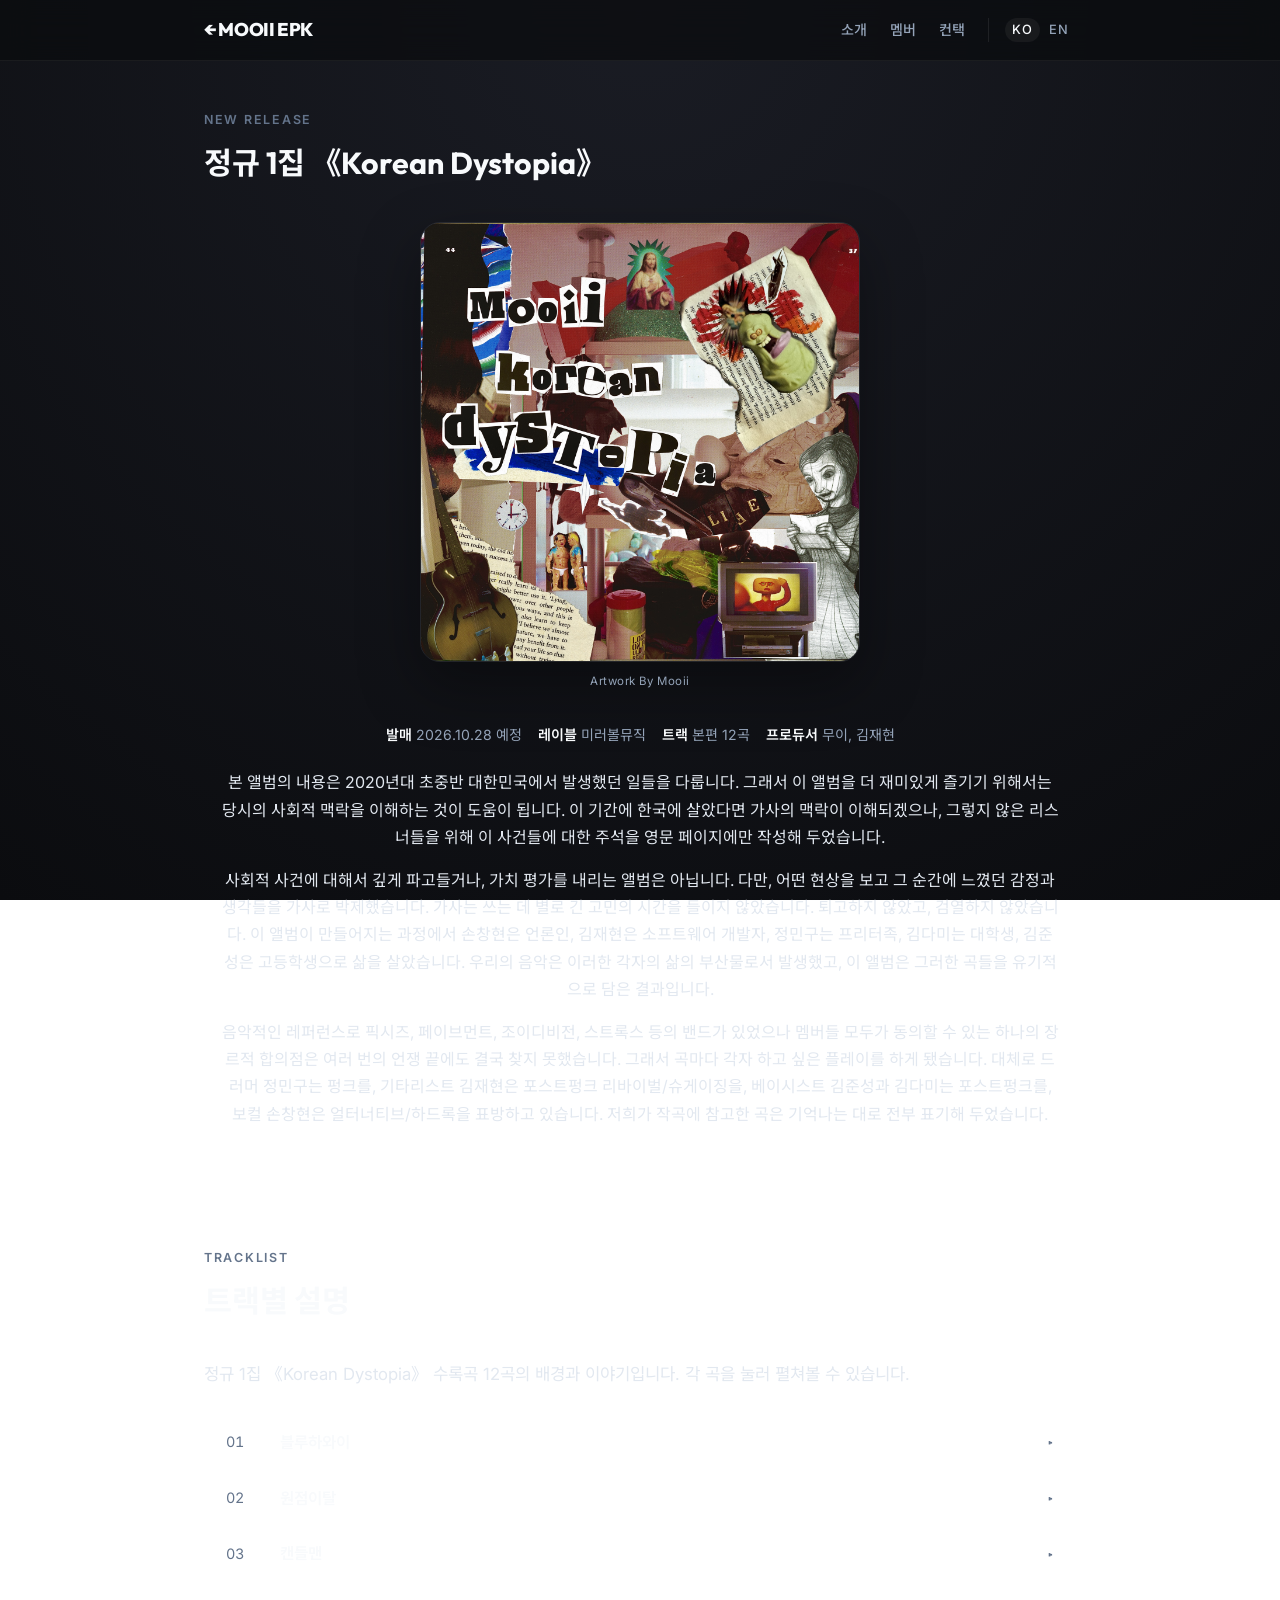
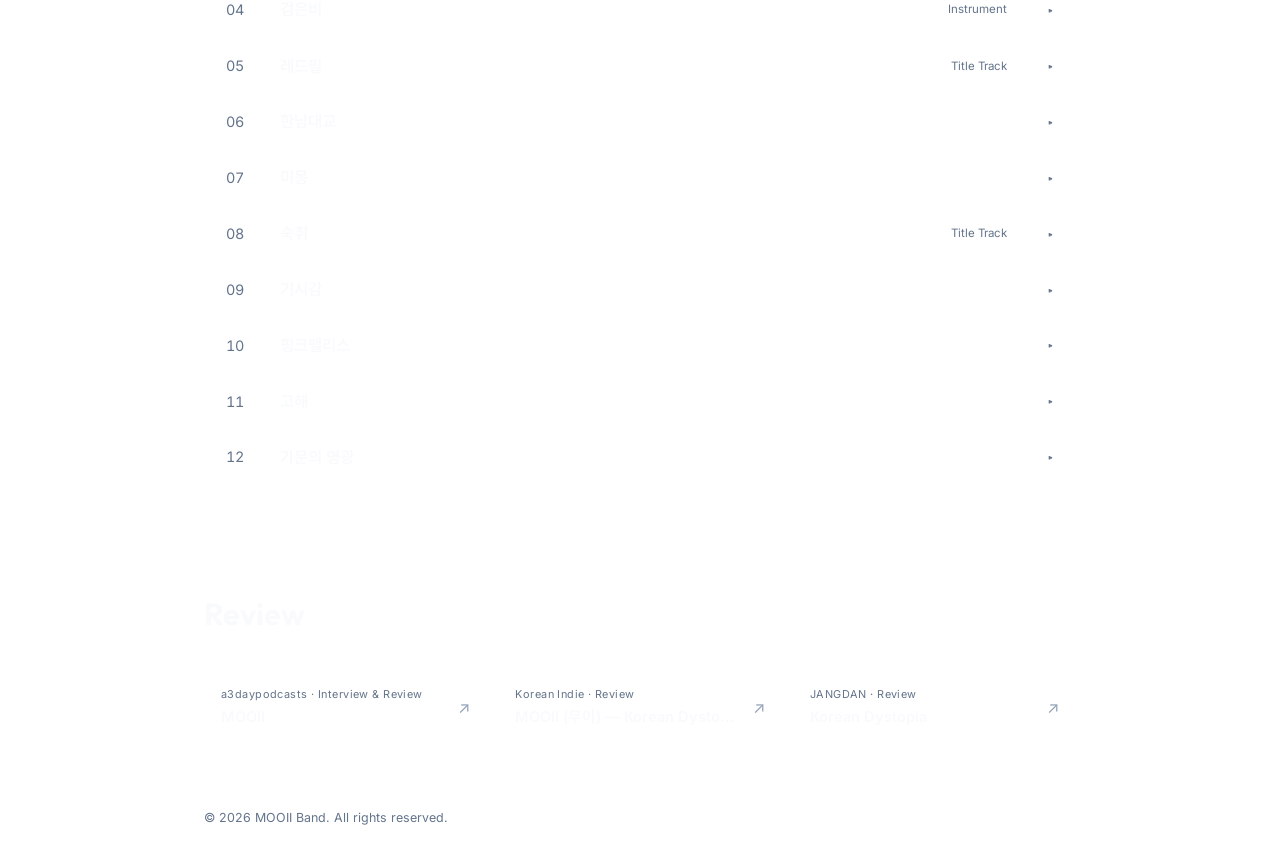
<file: korean-dystopia.html>
<!doctype html>
<html lang="ko">
  <head>
    <meta charset="UTF-8" />
    <meta name="viewport" content="width=device-width, initial-scale=1.0" />
    <title>MOOII — 정규 1집 《Korean Dystopia》</title>
    <meta
      name="description"
      content="무이(MOOII) 정규 1집 《Korean Dystopia》 앨범 소개와 트랙별 설명." />
    <meta property="og:title" content="MOOII — 정규 1집 《Korean Dystopia》" />
    <meta
      property="og:description"
      content="무이(MOOII) 정규 1집 《Korean Dystopia》 앨범 소개와 트랙별 설명." />
    <meta property="og:image" content="https://bandmooii.github.io/mooii_epk/static/korean_dystopia_album_cover.jpeg" />
    <meta property="og:type" content="website" />
    <link rel="alternate" hreflang="en" href="korean-dystopia-en.html" />

    <link rel="preconnect" href="https://fonts.googleapis.com" />
    <link rel="preconnect" href="https://fonts.gstatic.com" crossorigin />
    <link
      href="https://fonts.googleapis.com/css2?family=Inter:wght@300;400;500;600;700&family=Outfit:wght@400;500;700;800&family=Noto+Sans+KR:wght@300;400;500;700&display=swap"
      rel="stylesheet" />
    <link rel="stylesheet" href="style.css" />
  </head>
  <body>
    <nav class="epk-nav">
      <div class="epk-nav-inner">
        <a class="epk-nav-brand" href="index.html">← MOOII EPK</a>
        <div class="epk-nav-links">
          <a href="index.html#about">소개</a>
          <a href="index.html#members">멤버</a>
          <a href="index.html#contact">컨택</a>
          <span class="lang-toggle">
            <a href="korean-dystopia.html" class="active" aria-current="true">KO</a>
            <a href="korean-dystopia-en.html" hreflang="en">EN</a>
          </span>
        </div>
      </div>
    </nav>

    <main class="wrap" style="padding-top: 3rem;">
      <section style="border-top: none; padding-top: 0;">
        <div class="section-head">
          <p class="section-kicker">New Release</p>
          <h2>정규 1집 《Korean Dystopia》</h2>
        </div>

        <div class="album-hero">
          <img
            class="album-cover-hero"
            src="static/korean_dystopia_album_cover.jpeg"
            alt="무이 정규 1집 《Korean Dystopia》 앨범 커버" />
          <p class="album-credit">Artwork By Mooii</p>
        </div>

        <div class="album-intro">
          <div class="album-meta">
            <span><b>발매</b> 2026.10.28 예정</span>
            <span><b>레이블</b> 미러볼뮤직</span>
            <span><b>트랙</b> 본편 12곡</span>
            <span><b>프로듀서</b> 무이, 김재현</span>
          </div>
          <p class="lead">
            본 앨범의 내용은 2020년대 초중반 대한민국에서 발생했던 일들을 다룹니다. 그래서 이 앨범을 더 재미있게 즐기기 위해서는 당시의 사회적 맥락을 이해하는 것이 도움이 됩니다. 이 기간에 한국에 살았다면 가사의 맥락이 이해되겠으나, 그렇지 않은 리스너들을 위해 이 사건들에 대한 주석을 영문 페이지에만 작성해 두었습니다.
          </p>
          <p class="lead">
            사회적 사건에 대해서 깊게 파고들거나, 가치 평가를 내리는 앨범은 아닙니다. 다만, 어떤 현상을 보고 그 순간에 느꼈던 감정과 생각들을 가사로 박제했습니다. 가사는 쓰는 데 별로 긴 고민의 시간을 들이지 않았습니다. 퇴고하지 않았고, 검열하지 않았습니다. 이 앨범이 만들어지는 과정에서 손창현은 언론인, 김재현은 소프트웨어 개발자, 정민구는 프리터족, 김다미는 대학생, 김준성은 고등학생으로 삶을 살았습니다. 우리의 음악은 이러한 각자의 삶의 부산물로서 발생했고, 이 앨범은 그러한 곡들을 유기적으로 담은 결과입니다.
          </p>
          <p class="lead">
            음악적인 레퍼런스로 픽시즈, 페이브먼트, 조이디비전, 스트록스 등의 밴드가 있었으나 멤버들 모두가 동의할 수 있는 하나의 장르적 합의점은 여러 번의 언쟁 끝에도 결국 찾지 못했습니다. 그래서 곡마다 각자 하고 싶은 플레이를 하게 됐습니다. 대체로 드러머 정민구는 펑크를, 기타리스트 김재현은 포스트펑크 리바이벌/슈게이징을, 베이시스트 김준성과 김다미는 포스트펑크를, 보컬 손창현은 얼터너티브/하드록을 표방하고 있습니다. 저희가 작곡에 참고한 곡은 기억나는 대로 전부 표기해 두었습니다.
          </p>
        </div>
      </section>

      <section>
        <div class="section-head">
          <p class="section-kicker">Tracklist</p>
          <h2>트랙별 설명</h2>
        </div>
        <p class="lead">
          정규 1집 《Korean Dystopia》 수록곡 12곡의 배경과 이야기입니다. 각
          곡을 눌러 펼쳐볼 수 있습니다.
        </p>

        <div class="tracklist" style="margin-top: 1.6rem;">
          <details class="track-item">
            <summary class="track-row">
              <span class="no">01</span>
              <span><span class="title">블루하와이</span></span>
              <span class="tag"></span>
              <span class="chev">▸</span>
            </summary>
            <div class="track-detail">
              <div class="track-lyrics">
                <p class="lyrics-label">Lyrics</p>
                <p>불을 붙혀놓고
태워 버리려 했었지
즐거운 모습들이
배알이 너무 꼴려서

날 좀 봐달라고
목구멍 끝까지 차올랐어
계속 이럴거면
나도 가만있지 않을거야

전부 겁을 먹게 만들거야
전부 겁을 먹게 만들거야
전부 겁을 먹게 만들거야
전부 겁을 먹게 만들거야
전부 겁을 먹게 만들거야
전부 겁을 먹게 만들거야</p>
              </div>
              <div class="track-behind">
                <p class="behind-label">Behind</p>
                <p>2023년 남원 요천비치 페스티벌에 참가하게 된 무이는, 여름을 주제로 한 곡을 하나 써 가기로 한다. 가제를 블루하와이로 짓고, 멜로디를 포함한 모든 음악적인 부분을 완성했지만 가사가 나오지 않았다. 그 해 여름은 아주 덥고 습했고, 이 때쯤 한국에서 연쇄적으로 칼부림 사건이 일어난다. 우리는 맥주를 마시면서 관련된 얘기를 한참 했다. 다음날 손창현이 이 가사를 가져왔다. 멤버 일부가 가사의 내용에 반대했으나 다음 주에 페스티벌에서 선보여야 했기에 더 수정할 시간이 없었고 그대로 곡이 나왔다. 최원종을 조롱하는 가사라고 한다.</p>
              </div>
              <div class="track-refs">
                <p class="refs-label">Reference</p>
                <p>Pavement — Summer Babe, Elevate Me Later / Pixies — Surfer Rosa (guitar riffs)</p>
                <p class="refs-label">Motive</p>
                <p>서현역 칼부림사건</p>
              </div>
              <p class="track-credits"><span class="label">credits:</span> 작사 손창현 · 작곡 김재현, 손창현 · 편곡 무이 · 보컬 손창현 · 백그라운드 보컬 김다미 · 리드 기타 김재현 · 리듬 기타 김재현 · 어쿠스틱 기타 손창현 · 베이스 김준성 · 드럼 정민구 · 믹싱 오권호, 김재현 · 레코딩 스팟사운드 스튜디오, 그라운드 합주실에서 마이킹</p>
            </div>
          </details>
          <details class="track-item">
            <summary class="track-row">
              <span class="no">02</span>
              <span><span class="title">원점이탈</span></span>
              <span class="tag"></span>
              <span class="chev">▸</span>
            </summary>
            <div class="track-detail">
              <div class="track-lyrics">
                <p class="lyrics-label">Lyrics</p>
                <p>눈이 떠질 때마다
받아 들이기 싫은
사실들에 조여져
몸은 계속 떨려와

마치 녹은 얼음과
같이 흘러가는걸
애써 잡으려해도
안된다는걸 알아

모든게 모든게 모든게 원래 없었어
모든게 모든게 모든게 원래 없었어

모두가 내게 말해
내가 병신이라고
나도 그정돈 알아
알지만 못하는 날

모든게 모든게 모든게 원래 없었어
모든게 모든게 모든게 원래 없었어
모든게 모든게 모든게 원래 없었어
모든게 모든게 모든게 원래 없었어</p>
              </div>
              <div class="track-behind">
                <p class="behind-label">Behind</p>
                <p>이별 후에 쓴 곡. 원래 제목은 여명이었으나, 그 다음으로 만들어진 곡이 "숙취"였기 때문에 정민구가 이대로 가다간 알코올 중독자의 밴드처럼 보이겠다고 제목을 원점이탈로 바꾸었다.</p>
              </div>
              <div class="track-refs">
                <p class="refs-label">Reference</p>
                <p>Pavement — Grounded / Guided By Voices — Alien Lanes (Recording Style)</p>
              </div>
              <p class="track-credits"><span class="label">credits:</span> 작사 손창현 · 작곡 김재현, 손창현 · 편곡 무이 · 보컬 손창현 · 리드 기타 김재현 · 리듬 기타 손창현 · 베이스 김다미 · 드럼 정민구 · 믹싱 김재현 · 레코딩 하모닉스 합주실에서 마이킹</p>
            </div>
          </details>
          <details class="track-item">
            <summary class="track-row">
              <span class="no">03</span>
              <span><span class="title">캔들맨</span></span>
              <span class="tag"></span>
              <span class="chev">▸</span>
            </summary>
            <div class="track-detail">
              <div class="track-lyrics">
                <p class="lyrics-label">Lyrics</p>
                <p>개미집을 지어놨어
모든걸 끌어다 지었어
빗자루질 한방에 다
모든게 박살이 났어

내가 세운 계획이 다
휴지조각이 되었어
내가 세운 계획이 다
휴지조각이 되었어

모든걸 다 끌어모은
내 바벨탑이 무너졌어
모든걸 끌어모아서
또다시 지어보겠어

내리막길은 언젠가
끝을찍고 올라가
정신승리가 아니면
버티기가 힘들어

내가 세운 계획이 다
휴지조각이 되었어
내가 세운 계획이 다
휴지조각이 되었어</p>
              </div>
              <div class="track-behind">
                <p class="behind-label">Behind</p>
                <p>상승장에 주식으로 돈 좀 벌었다고 꺼드럭대다가, 며칠 뒤에는 돈을 많이 꼬라박았다며 신세 한탄하는 사람들을 조롱하기 위한 곡이다. 사실 우리도 벌었고, 잃었기 때문에 스스로 자조하는 곡이기도 하다. 음악적인 부분은 "고종수 vs 구자철"이라는 제목의 유튜브 영상을 인상 깊게 본 정민구가 이런 식으로 시작하는 곡이 있었으면 좋겠다고 제시하며 시작되었다. 본 영상은 딱히 내용이랄 건 없고, 고종수와 구자철의 세리머니 사진을 웃길 목적으로 난해하고 정신없이 편집한 개그 목적의 영상이다.</p>
                <p><a href="https://www.youtube.com/watch?v=J5N-xcwjYUk" target="_blank" rel="noopener">https://www.youtube.com/watch?v=J5N-xcwjYUk</a></p>
              </div>
              <div class="track-refs">
                <p class="refs-label">Reference</p>
                <p>Stevie Ray Vaughan — Pride and Joy / Rabbids Go Home Music — Bãtutã Din Moldova</p>
                <p class="refs-label">Motive</p>
                <p>2022 비트코인 상승장 / 2026 주식 상승장</p>
              </div>
              <p class="track-credits"><span class="label">credits:</span> 작사 오준명, 손창현 · 작곡 김재현, 손창현, 정민구 · 편곡 무이 · 보컬 손창현 · 리드 기타 김재현 · 리듬 기타 김재현 · 베이스 김준성 · 드럼 정민구 · 사운드 이펙트 김재현 · 믹싱 남경운 · 레코딩 산보 스튜디오</p>
            </div>
          </details>
          <details class="track-item">
            <summary class="track-row">
              <span class="no">04</span>
              <span><span class="title">검은비</span></span>
              <span class="tag">Instrument</span>
              <span class="chev">▸</span>
            </summary>
            <div class="track-detail">
              <div class="track-behind">
                <p class="behind-label">Behind</p>
                <p>핵폭발 직후나 대규모 화재, 공기 오염 등으로 인해 먼지와 방사성 물질 등이 섞여서 내리는 검은색 비를 뜻한다.</p>
              </div>
              <div class="track-refs">
                <p class="refs-label">Reference</p>
                <p>영화 《검은비》(이마무라 쇼헤이) / Super Smash Bros. Melee(2001) OST — All-Star Rest Area / 불싸조 — 닭국물에서 노을을 보다</p>
                <p class="refs-label">Motive</p>
                <p>2026 미국 이란 전쟁</p>
              </div>
              <p class="track-credits"><span class="label">credits:</span> 작곡 김재현, 오준명 · 편곡 무이 · 기타 김재현 · 베이스 김준성 · 드럼 정민구 · 믹싱 김재현 · 레코딩 산보 스튜디오</p>
            </div>
          </details>
          <details class="track-item">
            <summary class="track-row">
              <span class="no">05</span>
              <span><span class="title">레드필</span></span>
              <span class="tag">Title Track</span>
              <span class="chev">▸</span>
            </summary>
            <div class="track-detail">
              <div class="track-lyrics">
                <p class="lyrics-label">Lyrics</p>
                <p>당신의
손에 쥐어진
빨간약을 난 삼켜버렸고
무책임하게
당신을 꿈에 품었네
날 탓하지 말아줘요

두려움에
완전히 젖어버린
나의 꿈속에 남아줘요
여전히
난 변한게 없는데
세상은 너무 멀어보이네

이미
없어졌어
아직
살아있는데
나를
바라봐
나를
좋아하라고

모두 다
죽어버리라고
소리를 암만 질러봐도
어지러운
목소리들만
계속 메아리치고 있네

이젠 그 무엇도
아무 소용이 없네
내가 먼저
죽어버려야지

이미
없어졌어
아직
살아있는데
나를
바라봐
나를
좋아하라고</p>
              </div>
              <div class="track-behind">
                <p class="behind-label">Behind</p>
                <p><b>김준성:</b> 김준성과 김재현이 다른 멤버들보다 조금 일찍 도착했는데, 딱히 할 일이 없던 차에 김준성이 8비트의 단순한 4음 베이스 라인을 치기 시작했고 김재현이 그 위에 기타 트랙을 얹었다. 가사는 같은 날 김준성이 썼다. 곡의 내용은 제목 그대로 단순하다. 욕망에 사로잡혔지만 그 욕망이 아무것도 이루지 못할 인셀의 이야기이다.</p>
              </div>
              <div class="track-refs">
                <p class="refs-label">Reference</p>
                <p>Joy Division — Transmission</p>
                <p class="refs-label">Motive</p>
                <p>앤드류 테이트 유튜브 구독자 지인</p>
              </div>
              <p class="track-credits"><span class="label">credits:</span> 작사 김준성 · 작곡 김준성 · 편곡 무이 · 보컬 손창현 · 리드 기타 김재현 · 리듬 기타 1 김재현 · 리듬 기타 2 손창현 · 베이스 김준성 · 드럼 정민구 · 사운드 이펙트 오권호 · 믹싱 오권호 · 레코딩 산보 스튜디오, 김재현의 작업실</p>
            </div>
          </details>
          <details class="track-item">
            <summary class="track-row">
              <span class="no">06</span>
              <span><span class="title">한남대교</span></span>
              <span class="tag"></span>
              <span class="chev">▸</span>
            </summary>
            <div class="track-detail">
              <div class="track-lyrics">
                <p class="lyrics-label">Lyrics</p>
                <p>아무것도 아니었지
우리가 처음 만났던 그날은
왠지 추워지고 있었고
아무것도 아니었지
우리가 처음 나눴던 그 말은
왠지 취해가고 있었고

그날 처음 만났던 우리는
어딘가서 하나가 되었고
날이 밝아 헤어진 우리는
이름모를 거리로 나갔지

아무 일도 없었지
아무 일도 없었지
아무 일도 없었지
아무 일도 없었지

그날 처음 만났던 우리는
어딘가서 하나가 되었고
날이 밝아 헤어진 우리는
이름모를 거리로 나갔지

아무 일도 없었지
아무 일도 없었지
아무 일도 없었지
아무 일도 없었지

아무 일도 없었지
아무 일도 없었지
아무 일도 없었지
아무 일도 없었지</p>
              </div>
              <div class="track-behind">
                <p class="behind-label">Behind</p>
                <p>실화 기반의 이야기.</p>
              </div>
              <div class="track-refs">
                <p class="refs-label">Reference</p>
                <p>혜은이 — 제3한강교 / The Smiths — This Charming Man / The Smiths — Heaven Knows I'm Miserable Now</p>
              </div>
              <p class="track-credits"><span class="label">credits:</span> 작사 오준명 · 작곡 손창현 · 편곡 무이 · 보컬 손창현 · 리드 기타 김재현 · 리듬 기타 손창현 · 베이스 오준명 · 드럼 정민구 · 믹싱 오권호, 김재현 · 레코딩 애비로드 합주실에서 마이킹</p>
            </div>
          </details>
          <details class="track-item">
            <summary class="track-row">
              <span class="no">07</span>
              <span><span class="title">미몽</span></span>
              <span class="tag"></span>
              <span class="chev">▸</span>
            </summary>
            <div class="track-detail">
              <div class="track-lyrics">
                <p class="lyrics-label">Lyrics</p>
                <p>넌 말했지 잘 가라고
나는 알았어 이게 다인걸
시간 지나면 흩어지겠지
별거아닌거 누가 모를까

공허한 느낌 약간 아쉬움
말하지 못해 담아 두는데
나는 또다시 갈증이 나서
반복하겠지 같은 일들을

*x발 x같은*</p>
              </div>
              <div class="track-behind">
                <p class="behind-label">Behind</p>
                <p>멤버들끼리 한창 사이가 안 좋을 때 말 없이 합주하며 별다른 생각 없이 만든 곡이다. 손창현의 개인적인 후회를 담은 가사를 담아 완성했다.</p>
              </div>
              <div class="track-refs">
                <p class="refs-label">Reference</p>
                <p>영화 《미몽》(양주남) / My Bloody Valentine — To Here Knows When</p>
              </div>
              <p class="track-credits"><span class="label">credits:</span> 작사 손창현 · 작곡 김재현, 손창현 · 편곡 무이 · 보컬 손창현 · 리드 기타 김재현 · 리듬 기타 김준성 · 베이스 김다미 · 드럼 정민구 · 사운드 이펙트 김재현 · 믹싱 김재현 · 레코딩 하모닉스 합주실에서 마이킹</p>
            </div>
          </details>
          <details class="track-item">
            <summary class="track-row">
              <span class="no">08</span>
              <span><span class="title">숙취</span></span>
              <span class="tag">Title Track</span>
              <span class="chev">▸</span>
            </summary>
            <div class="track-detail">
              <div class="track-lyrics">
                <p class="lyrics-label">Lyrics</p>
                <p>세상 모든 게 역겹네
모든 게 후회되지만
쓸 데 없다는걸 알아
잠깐만 말 좀 걸지 마

난 너무 초라해졌어
물조차 삼킬 수 없는
머리가 아파오는데
쪽잠도 잘 수가 없네

어제 이름을 알았던
검은 머리의 그 여자
언제 알았냐는 듯이
빠르게 사라져버려

어깨동무를 했었던
빨간 머리의 그 남자
언제 알았냐는 듯이
인사도 없이 가버려

잠깐 말 좀 걸지 마
잠깐 말 좀 걸지 마
잠깐만 말 좀 걸지 마
제발 말을 걸지 마

잠깐 말 좀 걸지 마
잠깐 말 좀 걸지 마
잠깐만 말 좀 걸지 마
제발 날 좀 내버려둬
날 좀 내버려둬
날 좀 내버려둬</p>
              </div>
              <div class="track-behind">
                <p class="behind-label">Behind</p>
                <p>김재현이 감기약을 먹은 후 술을 먹고 나서 겪은 최악의 숙취를 바탕으로 만든 곡이다. 잠깐 말 좀 걸지 마라는 말은, 부산역 화장실에서 반쯤 죽어가고 있을 때 비켜보라고 소리치던 아저씨에게 하고 싶은 말이었다.</p>
              </div>
              <div class="track-refs">
                <p class="refs-label">Reference</p>
                <p>McCarthy — Red Sleeping Beauty</p>
                <p class="refs-label">Motive</p>
                <p>김재현이 겪은 최악의 숙취 경험</p>
              </div>
              <p class="track-credits"><span class="label">credits:</span> 작사 김재현, 오준명 · 작곡 김재현, 손창현 · 편곡 무이 · 보컬 손창현 · 리드 기타 김재현 · 리듬 기타 김재현 · 베이스 김준성 · 드럼 정민구 · 믹싱 오권호 · 레코딩 로파멜 스튜디오, 불리 합주실에서 마이킹</p>
            </div>
          </details>
          <details class="track-item">
            <summary class="track-row">
              <span class="no">09</span>
              <span><span class="title">기시감</span></span>
              <span class="tag"></span>
              <span class="chev">▸</span>
            </summary>
            <div class="track-detail">
              <div class="track-lyrics">
                <p class="lyrics-label">Lyrics</p>
                <p>오늘만난 그 여자애
어디선가 본것만 같아
검은 눈에 검은 머리
어디서도 볼 수 있는 데

분위기가 뭔가 비슷했어
예전에도 분명 그랬어

결코 이뤄지진 않지만
자석처럼 따라 가나봐

이제는 만날 때마다 느껴
만날 때마다 그렇게 느껴
이제는 만날 때마다 느껴
만날 때마다 그렇게 느껴</p>
              </div>
              <div class="track-behind">
                <p class="behind-label">Behind</p>
                <p>멤버 B가 짝사랑하던 P의 부고소식.</p>
              </div>
              <div class="track-refs">
                <p class="refs-label">Reference</p>
                <p>언니네 이발관 — 2002년의 시간들 (guitar line)</p>
              </div>
              <p class="track-credits"><span class="label">credits:</span> 작사 손창현, 오준명 · 작곡 김재현, 손창현 · 편곡 무이 · 보컬 손창현 · 리드 기타 김재현 · 리듬 기타 김재현, 김준성 · 베이스 김준성 · 드럼 정민구 · 믹싱 김재현 · 레코딩 산보 스튜디오, 김재현의 작업실</p>
            </div>
          </details>
          <details class="track-item">
            <summary class="track-row">
              <span class="no">10</span>
              <span><span class="title">핑크팰리스</span></span>
              <span class="tag"></span>
              <span class="chev">▸</span>
            </summary>
            <div class="track-detail">
              <div class="track-lyrics">
                <p class="lyrics-label">Lyrics</p>
                <p>당신들의 나신을 볼 수 없었지
성은 빨간 곳에서 무너져갔지
가장 추하게

사람들은 축복을 전혀 모르고
헛된 영원한 삶을 영생을 믿네
말도 안되는

난 아직 죽기 이르다고
마지못해 소리치지만 진심은 아냐

모두가 불편해하는데
어떻게 견딜수 있겠어
위선적이야

하얀 성의 공주는 기도를 했네
그녀가 고민할때 죽어야 했네
살이 썩은 왕자는 갇혀있었네
그가 나타났을때 모두 피했네
경멸하면서</p>
              </div>
              <div class="track-behind">
                <p class="behind-label">Behind</p>
                <p>장애인 성 문제를 담은 다큐멘터리 "핑크팰리스"를 주제로 한 곡이다. 음악적인 부분은 합주 당일 Michael Jackson의 Black or White를 스트록스 스타일로 연주해 보던 김재현의 리프를 듣고 정민구가 석양이 지는 듯한 나른함으로 풀어 달라고 요구하며 곧바로 완성되었다. 이 날 오준명은 전장연 지하철 시위로 인해 합주에 지각했는데, 이 때문에 장애가 가사의 주제가 되었고, 다큐멘터리 핑크팰리스를 인상 깊게 본 손창현과 정민구가 제목을 핑크팰리스로 하자고 했다.</p>
              </div>
              <div class="track-refs">
                <p class="refs-label">Reference</p>
                <p>Michael Jackson — Black or White (riff) / The Strokes — The Modern Age</p>
                <p class="refs-label">Motive</p>
                <p>다큐멘터리 《핑크팰리스》</p>
              </div>
              <p class="track-credits"><span class="label">credits:</span> 작사 김재현 · 작곡 김재현, 손창현 · 편곡 무이 · 보컬 손창현 · 리드 기타 김재현 · 리듬 기타 김재현, 김준성 · 베이스 김준성 · 드럼 정민구 · 키보드 김재현 · 믹싱 남경운 · 레코딩 산보 스튜디오, 비쥬 합주실에서 마이킹</p>
            </div>
          </details>
          <details class="track-item">
            <summary class="track-row">
              <span class="no">11</span>
              <span><span class="title">고해</span></span>
              <span class="tag"></span>
              <span class="chev">▸</span>
            </summary>
            <div class="track-detail">
              <div class="track-lyrics">
                <p class="lyrics-label">Lyrics</p>
                <p>매일 너를 원망하고
나는 잘못이 없다고
그나마 버틸만해
이게 나의 사는 태도
할게 없어 길을 걷다
문득 드는 생각인데
문젠 모두
내가 만드는 거였어

변한것은 나였어
변한것은 나였어
변한것은 나였어
너의 잘못은 없었어

변한것은 나였어
변한것은 나였어
변한것은 나였어
이젠 돌이킬 수 없어

변한 것을 돌리려고
기를쓰고 해봤는데
안되는건
끝까지 안되었어
이젠 내가 어떡할지
아무것도 모르겠고
찌꺼기만 달라붙어 남아있어

변한것은 나였어
변한것은 나였어
변한것은 나였어
너의 잘못은 없었어

변한것은 나였어
변한것은 나였어
변한것은 나였어
이젠 너무 늦었어</p>
              </div>
              <div class="track-behind">
                <p class="behind-label">Behind</p>
                <p>손창현이 이별한 다음날, 합주에서 즉흥 잼 연주를 하다가 만들어진 곡이다. 원래 가사는 "사기꾼 년아, 내가 너한테 쓴 돈이 얼만데 내 돈 돌려내. 너 때문에 내 인생이 망했어"라는 다소 천박한 내용이었다. 하지만 그녀와 몇 차례 대화를 나눈 손창현은 자신에게도 잘못이 있음을 깨달았고, 곧바로 가사를 참회의 내용으로 바꾸었다. 아래는 곡이 만들어지자마자 녹음한 그 순간이다.</p>
                <audio class="jam-player" controls preload="none" src="static/confession_jam.m4a"></audio>
                <p>손창현의 전 애인은 외국인 유학생이었고, 그가 위챗페이 계좌정지*를 당해 곤란함을 겪었을 때, 등록금 대납 등 경제적 지원을 해준 적이 있다. 이후 둘이 이별하면서 그 돈을 빌려준 사실은 유야무야 되었다. 그 돈은 Korean Dystopia를 녹음하는데에 쓰인 총 비용보다 더 큰 돈이었다. 손창현은 헤어지고 그 돈을 받지 않았다.</p>
                <p class="track-note"><em>*2020년 초중반 중국인 보이스피싱 일당이 위챗페이를 통해 환전해 출국하자, 외국인 명의의 위챗페이 환전을 이용한 계좌를 전부 정지시켰던 사건</em></p>
              </div>
              <div class="track-refs">
                <p class="refs-label">Reference</p>
                <p>Oasis — Bonehead's Bank Holiday / The Clash — Spanish Bombs</p>
              </div>
              <p class="track-credits"><span class="label">credits:</span> 작사 손창현 · 작곡 김재현, 손창현 · 편곡 무이 · 보컬 손창현 · 리드 기타 김재현 · 리듬 기타 김재현, 김준성 · 베이스 김준성 · 드럼 정민구 · 믹싱 남경운 · 레코딩 스팟사운드 스튜디오, 비쥬 합주실에서 마이킹</p>
            </div>
          </details>
          <details class="track-item">
            <summary class="track-row">
              <span class="no">12</span>
              <span><span class="title">가문의 영광</span></span>
              <span class="tag"></span>
              <span class="chev">▸</span>
            </summary>
            <div class="track-detail">
              <div class="track-lyrics">
                <p class="lyrics-label">Lyrics</p>
                <p>빨간 약을 드신 우리 할아버지
유튜브 댓글로 시국을 논하죠
옳게 된 나라를 만들어 본다고
비장한 표정으로 나가셨죠

경찰을 때린 우리 할아버지
그냥은 못나온다고 하네요
우리 집안은 애국자 집안
우리 집안 열사 집안

깨어있는 시민 우리 아버지
뉴스 공장의 열렬한 시청자
옳게 된 나라를 만들어본다고
2찍은 꺼지라고 욕을 해요

밭갈이에 성공한 우리 아버지
그냥은 못나온다고 하네요
우리 집안은 애국자 집안
우리 집안은 열사 집안

합리적 보수인 내게 있어서
인터넷 커뮤는 유일한 해방구
페미 정치인이 꼴보기 싫다고
댓글로 여러가질 써놨었죠

추천 수백개 받는데 성공한 나
그냥은 못나간다고 하네요
우리집안은 애국자 집안
우리 집안은 콩가루 집안</p>
              </div>
              <div class="track-behind">
                <p class="behind-label">Behind</p>
                <p>무이의 전 베이시스트 김준성은 대한민국의 전 대통령 윤석열과 같은 아파트 단지에 살았다. 윤석열 전 대통령의 탄핵 당일 본 단지는 시위대와 경찰들로 아수라장이 되었다. 그 틈에 김준성은 단지를 빠져나가며 휴대폰으로 이 목소리를 그대로 녹음했다. 곡 중간에 "나라가 망했어요"라는 아우성은 이 목소리이다.</p>
              </div>
              <div class="track-refs">
                <p class="refs-label">Reference</p>
                <p>영화 《우리손자 베스트》(김수현) / 소설 《삼대》(염상섭) / Pink Floyd — Comfortably Numb / White Stripes — Ball and Biscuit (solo) / Led Zeppelin — Moby Dick (Phase 1)</p>
              </div>
              <p class="track-credits"><span class="label">credits:</span> 작사 손창현, 오준명 · 작곡 김재현, 손창현 · 편곡 무이 · 보컬 손창현 · 백그라운드 보컬 김다미 · 리드 기타 김재현 · 리듬 기타 손창현 · 베이스 김다미 · 드럼 정민구 · 믹싱 남경운 · 레코딩 스팟사운드 스튜디오, 그라운드 합주실에서 마이킹</p>
            </div>
          </details>
        </div>
      </section>

      <section>
        <div class="section-head">
          <h2>Review</h2>
        </div>
        <div class="review-list">
          <a class="review-card" href="https://a3daypodcasts.substack.com/p/mooii?r=1p55sp&amp;utm_campaign=post&amp;utm_medium=web" target="_blank" rel="noopener">
            <span class="review-body">
              <span class="review-source">a3daypodcasts · Interview &amp; Review</span>
              <span class="review-title">MOOII</span>
            </span>
            <span class="review-arrow" aria-hidden="true">↗</span>
          </a>
          <a class="review-card" href="https://www.koreanindie.com/2026/10/28/mooii-%EB%AC%B4%EC%9D%B4-korean-dystopia/?utm_source=chatgpt.com" target="_blank" rel="noopener">
            <span class="review-body">
              <span class="review-source">Korean Indie · Review</span>
              <span class="review-title">MOOII (무이) — Korean Dystopia</span>
            </span>
            <span class="review-arrow" aria-hidden="true">↗</span>
          </a>
          <a class="review-card" href="https://jangdan.kr/REVIEWS/korean-dystopia" target="_blank" rel="noopener">
            <span class="review-body">
              <span class="review-source">JANGDAN · Review</span>
              <span class="review-title">Korean Dystopia</span>
            </span>
            <span class="review-arrow" aria-hidden="true">↗</span>
          </a>
        </div>
      </section>
    </main>

    <footer class="wrap">
      <p class="footer-copy">© 2026 MOOII Band. All rights reserved.</p>
    </footer>
  </body>
</html>
</file>
<file: lyrics/style.css>
/* Global Design Tokens & Base Styles */
* {
  box-sizing: border-box;
}

body {
  font-family:
    "Inter",
    "Noto Sans KR",
    "Noto Sans JP",
    -apple-system,
    BlinkMacSystemFont,
    Arial,
    sans-serif;
  background: radial-gradient(circle at top, #1a1c24 0%, #0b0c0f 100%);
  background-attachment: fixed;
  margin: 0;
  color: #e2e8f0;
  line-height: 1.6;
  -webkit-font-smoothing: antialiased;
}

/* Top link back to EPK */
.top-nav {
  max-width: 800px;
  margin: 0 auto;
  padding: 1rem 1.5rem 0 1.5rem;
}

.epk-link {
  font-family: "Outfit", sans-serif;
  font-size: 0.9rem;
  font-weight: 500;
  letter-spacing: 0.08em;
  color: #94a3b8;
  text-decoration: none;
  transition: color 0.2s;
}

.epk-link:hover {
  color: #ffffff;
}

/* Header & Navigation Styling */
header {
  position: relative;
  padding: 2rem 1.5rem 2rem 1.5rem;
  text-align: center;
  max-width: 800px;
  margin: 0 auto;
}

.header-inner {
  display: flex;
  flex-direction: row;
  align-items: center;
  justify-content: center;
  margin-bottom: 1.5rem;
  position: relative;
}

header h1 {
  font-family: "Outfit", sans-serif;
  margin: 0;
  font-size: 2.8rem;
  font-weight: 800;
  letter-spacing: -0.02em;
  background: linear-gradient(135deg, #ffffff 40%, #94a3b8 100%);
  -webkit-background-clip: text;
  -webkit-text-fill-color: transparent;
  text-shadow: 0 4px 20px rgba(0, 0, 0, 0.3);
}

/* Slogan Style */
.slogan {
  font-size: 1.05rem;
  color: #94a3b8;
  margin: 0.5rem 0 2rem 0;
  font-weight: 300;
  letter-spacing: 0.05em;
  font-style: italic;
  opacity: 0.95;
  animation: fadeIn 0.8s ease-in-out;
}

/* Social Icons (same look as EPK) */
.social-icons {
  margin-left: 1.4rem;
  display: flex;
  gap: 1rem;
  align-items: center;
}

.social-icons a {
  display: inline-flex;
  color: #94a3b8;
  transition: color 0.2s ease, transform 0.2s ease;
}

.social-icons a:hover {
  color: #f8fafc;
  transform: translateY(-2px);
}

/* Language Switcher */
.lang-switch {
  display: flex;
  justify-content: center;
  gap: 0.5rem;
  margin-bottom: 2rem;
}

.lang-switch button {
  background: rgba(255, 255, 255, 0.04);
  color: #94a3b8;
  border: 1px solid rgba(255, 255, 255, 0.08);
  border-radius: 30px;
  padding: 0.55rem 1.3rem;
  font-size: 0.9rem;
  font-weight: 500;
  cursor: pointer;
  transition: all 0.25s ease;
  font-family: inherit;
}

.lang-switch button:hover {
  background: rgba(255, 255, 255, 0.08);
  color: #fff;
  border-color: rgba(255, 255, 255, 0.15);
}

.lang-switch button.active {
  background: #ffffff;
  color: #0f0f11;
  border-color: #ffffff;
  font-weight: 600;
  box-shadow: 0 4px 15px rgba(255, 255, 255, 0.15);
}

/* Premium Search Input Wrapper */
.search-wrap {
  max-width: 600px;
  margin: 0 auto 1.5rem auto;
  padding: 0 1rem;
}

.search-box {
  position: relative;
  display: flex;
  align-items: center;
  background: rgba(255, 255, 255, 0.03);
  border: 1px solid rgba(255, 255, 255, 0.08);
  border-radius: 12px;
  padding: 0 1.2rem;
  transition: all 0.3s ease;
  box-shadow: inset 0 2px 4px rgba(0, 0, 0, 0.2);
}

.search-box:focus-within {
  border-color: rgba(255, 255, 255, 0.25);
  background: rgba(255, 255, 255, 0.05);
  box-shadow:
    0 0 16px rgba(255, 255, 255, 0.03),
    inset 0 1px 2px rgba(0, 0, 0, 0.15);
}

.search-icon {
  color: #64748b;
  margin-right: 0.8rem;
  flex-shrink: 0;
  transition: color 0.3s;
}

.search-box:focus-within .search-icon {
  color: #94a3b8;
}

.search-box input {
  width: 100%;
  background: none;
  border: none;
  outline: none;
  color: #f1f5f9;
  font-size: 1rem;
  padding: 0.9rem 0;
  font-family: inherit;
}

.search-box input::placeholder {
  color: #64748b;
}

/* Main Container */
main {
  max-width: 750px;
  margin: 1rem auto 4rem auto;
  padding: 0 1.5rem;
}

/* No Results placeholder */
.no-results {
  text-align: center;
  padding: 3rem 1rem;
  color: #64748b;
  font-size: 1.1rem;
  border: 1px dashed rgba(255, 255, 255, 0.06);
  border-radius: 16px;
  background: rgba(255, 255, 255, 0.01);
}

/* Song Block Accordion (Glassmorphism) */
.song-block {
  background: rgba(255, 255, 255, 0.02);
  border: 1px solid rgba(255, 255, 255, 0.06);
  border-radius: 16px;
  margin-bottom: 1.2rem;
  cursor: pointer;
  transition: all 0.3s cubic-bezier(0.4, 0, 0.2, 1);
  overflow: hidden;
  box-shadow: 0 4px 20px rgba(0, 0, 0, 0.15);
  backdrop-filter: blur(12px);
  -webkit-backdrop-filter: blur(12px);
}

.song-block:hover {
  transform: translateY(-2px);
  background: rgba(255, 255, 255, 0.035);
  border-color: rgba(255, 255, 255, 0.12);
  box-shadow: 0 8px 30px rgba(0, 0, 0, 0.25);
}

.song-block.open {
  background: rgba(255, 255, 255, 0.03);
  border-color: rgba(255, 255, 255, 0.15);
  box-shadow: 0 12px 35px rgba(0, 0, 0, 0.3);
}

/* Song Header / Title Row */
.song-title {
  font-family: "Outfit", "Noto Sans KR", sans-serif;
  font-size: 1.35rem;
  font-weight: 700;
  padding: 1.3rem 1.6rem;
  display: flex;
  align-items: center;
  justify-content: space-between;
  gap: 1rem;
  user-select: none;
  transition: background 0.2s;
}

.title-main {
  display: flex;
  align-items: center;
  flex-wrap: wrap;
  gap: 0.6rem;
}

.title-text {
  color: #f8fafc;
  letter-spacing: -0.01em;
}

/* Instrumental Tag badge */
.instrument-tag {
  font-size: 0.75rem;
  font-weight: 600;
  text-transform: uppercase;
  letter-spacing: 0.05em;
  background: rgba(245, 158, 11, 0.15);
  color: #fbbf24;
  border: 1px solid rgba(245, 158, 11, 0.3);
  padding: 0.2rem 0.6rem;
  border-radius: 6px;
  margin-left: 0.4rem;
  font-family: "Inter", sans-serif;
  vertical-align: middle;
}

/* Subtitle (translated / alternative title) */
.song-title .subtitle {
  font-size: 1rem;
  color: #64748b;
  font-weight: 400;
  margin-right: auto;
  margin-left: 0.5rem;
  letter-spacing: 0.02em;
  font-family: "Inter", sans-serif;
}

/* Chevron Rotate Icon */
.toggle-icon {
  color: #64748b;
  display: flex;
  align-items: center;
  justify-content: center;
  transition:
    transform 0.3s cubic-bezier(0.4, 0, 0.2, 1),
    color 0.3s;
  flex-shrink: 0;
}

.song-block:hover .toggle-icon {
  color: #94a3b8;
}

.song-block.open .toggle-icon {
  transform: rotate(180deg);
  color: #f1f5f9;
}

/* Expanded Card Content Container */
.song-content {
  display: none;
  padding: 1.6rem 2rem 2.5rem 2rem;
  border-top: 1px solid rgba(255, 255, 255, 0.06);
  background: rgba(0, 0, 0, 0.15);
  animation: slideDown 0.35s cubic-bezier(0.4, 0, 0.2, 1);
}

.song-block.open .song-content {
  display: block;
}

/* Inner Sections (Credits, Theme, References) */
.song-credits {
  display: flex;
  flex-wrap: wrap;
  gap: 1.2rem;
  margin-bottom: 1.5rem;
  font-size: 0.88rem;
  color: #94a3b8;
  border-bottom: 1px solid rgba(255, 255, 255, 0.04);
  padding-bottom: 1rem;
}

.credit-item strong {
  color: #cbd5e1;
  font-weight: 600;
  margin-right: 0.3rem;
}

.song-section {
  margin-bottom: 1.8rem;
}

.song-section:last-of-type {
  margin-bottom: 0;
}

.section-label {
  font-size: 0.8rem;
  font-weight: 700;
  text-transform: uppercase;
  letter-spacing: 0.1em;
  color: #64748b;
  margin-bottom: 0.6rem;
}

/* Theme/Introduction Style */
.theme-text {
  font-size: 0.98rem;
  color: #cbd5e1;
  line-height: 1.6;
  white-space: pre-wrap;
}

/* References Badges */
.ref-tags {
  display: flex;
  flex-wrap: wrap;
  gap: 0.5rem;
  margin-top: 0.4rem;
}

.ref-tag {
  font-size: 0.82rem;
  background: rgba(255, 255, 255, 0.03);
  border: 1px solid rgba(255, 255, 255, 0.07);
  padding: 0.3rem 0.75rem;
  border-radius: 8px;
  color: #94a3b8;
  transition: all 0.2s ease;
}

.ref-tag:hover {
  background: rgba(255, 255, 255, 0.07);
  color: #f1f5f9;
  border-color: rgba(255, 255, 255, 0.15);
}

/* Lyrics Section Styling */
.lyrics-section + .theme-section {
  border-top: 1px solid rgba(255, 255, 255, 0.04);
  padding-top: 1.6rem;
  margin-top: 1.6rem;
}

.lyrics-text {
  font-size: 1.08rem;
  line-height: 1.85;
  color: #e2e8f0;
  white-space: pre-line;
  text-align: left;
  letter-spacing: 0.02em;
  padding-left: 0.5rem;
}

/* Animation Keys */
@keyframes fadeIn {
  from {
    opacity: 0;
    transform: translateY(4px);
  }
  to {
    opacity: 1;
    transform: translateY(0);
  }
}

@keyframes slideDown {
  from {
    opacity: 0;
    transform: translateY(-8px);
  }
  to {
    opacity: 1;
    transform: translateY(0);
  }
}

/* Footer Styling */
footer {
  text-align: center;
  color: #475569;
  font-size: 0.85rem;
  margin: 4rem 0 3rem 0;
  border-top: 1px solid rgba(255, 255, 255, 0.03);
  padding-top: 2rem;
}

.footer-contact {
  color: #94a3b8;
  margin: 0 0 1rem;
}

.footer-contact a {
  color: #cbd5e1;
  text-decoration: none;
}

.footer-contact a:hover {
  color: #ffffff;
  text-decoration: underline;
}

.footer-note {
  color: #94a3b8;
  font-size: 0.75rem;
  margin: 0.6rem auto 0;
  max-width: 680px;
  line-height: 1.45;
  opacity: 0.9;
}

/* Responsive Rules for Small Devices */
@media (max-width: 650px) {
  header {
    padding: 2rem 1rem 1rem 1rem;
  }

  header h1 {
    font-size: 2.1rem;
  }

  .slogan {
    font-size: 0.95rem;
    margin-bottom: 1.5rem;
  }

  .lang-switch {
    gap: 0.3rem;
    margin-bottom: 1.5rem;
  }

  .lang-switch button {
    padding: 0.45rem 0.9rem;
    font-size: 0.82rem;
  }

  main {
    padding: 0 0.8rem;
    margin-top: 0.5rem;
  }

  .song-title {
    font-size: 1.15rem;
    padding: 1.1rem;
    flex-wrap: wrap;
    align-items: center;
  }

  .song-title .subtitle {
    font-size: 0.88rem;
    width: 100%;
    margin-top: 0.2rem;
    color: #64748b;
  }

  .song-content {
    padding: 1.2rem 1.2rem 1.8rem 1.2rem;
  }

  .lyrics-text {
    font-size: 1rem;
    line-height: 1.75;
  }

  .social-icons {
    margin-left: 0.8rem;
    gap: 0.7rem;
  }
}
</file>
<file: style.css>
/* MOOII EPK — Design tokens (shares palette with the main lyrics site) */
* {
  box-sizing: border-box;
}

:root {
  --bg-0: #0b0c0f;
  --bg-1: #1a1c24;
  --ink: #e2e8f0;
  --ink-bright: #f8fafc;
  --ink-dim: #94a3b8;
  --ink-dimmer: #64748b;
  --line: rgba(255, 255, 255, 0.08);
  --line-soft: rgba(255, 255, 255, 0.06);
  --glass: rgba(255, 255, 255, 0.03);
  --glass-hover: rgba(255, 255, 255, 0.05);
  --accent: #f8fafc;
  --placeholder-border: rgba(248, 113, 113, 0.45);
  --placeholder-bg: rgba(248, 113, 113, 0.07);
  --placeholder-ink: #fca5a5;
}

html {
  scroll-behavior: smooth;
}

body {
  font-family:
    "Inter",
    "Noto Sans KR",
    -apple-system,
    BlinkMacSystemFont,
    Arial,
    sans-serif;
  background: radial-gradient(circle at top, var(--bg-1) 0%, var(--bg-0) 100%);
  background-attachment: fixed;
  margin: 0;
  color: var(--ink);
  line-height: 1.7;
  -webkit-font-smoothing: antialiased;
}

a {
  color: inherit;
}

.wrap {
  max-width: 920px;
  margin: 0 auto;
  padding: 0 1.5rem;
}

/* ---------- Fill-me-in placeholder ---------- */
.fillin {
  display: inline-block;
  border: 1px dashed var(--placeholder-border);
  background: var(--placeholder-bg);
  color: var(--placeholder-ink);
  border-radius: 8px;
  padding: 0.1rem 0.6rem;
  font-size: 0.92em;
  font-style: normal;
}

/* ---------- Top nav ---------- */
.epk-nav {
  position: sticky;
  top: 0;
  z-index: 50;
  backdrop-filter: blur(14px);
  -webkit-backdrop-filter: blur(14px);
  background: rgba(11, 12, 15, 0.72);
  border-bottom: 1px solid var(--line-soft);
}

.epk-nav-inner {
  max-width: 920px;
  margin: 0 auto;
  padding: 0.9rem 1.5rem;
  display: flex;
  align-items: center;
  justify-content: space-between;
  gap: 1rem;
}

.epk-nav-brand {
  font-family: "Outfit", sans-serif;
  font-weight: 800;
  letter-spacing: -0.02em;
  font-size: 1.15rem;
  text-decoration: none;
  color: var(--ink-bright);
}

.epk-nav-links {
  display: flex;
  gap: 1.4rem;
  flex-wrap: wrap;
}

.epk-nav-links a {
  font-size: 0.88rem;
  color: var(--ink-dim);
  text-decoration: none;
  font-weight: 500;
  letter-spacing: 0.02em;
  transition: color 0.2s ease;
}

.epk-nav-links a:hover {
  color: var(--ink-bright);
}

/* ---------- Hero ---------- */
.hero {
  position: relative;
  padding: 4.5rem 0 3rem;
  overflow: hidden;
}

.hero-media {
  max-width: 500px;
  margin: 0 auto 2.5rem;
  padding: 0 1.5rem;
}

.hero-media img {
  width: 100%;
  display: block;
  border-radius: 20px;
  object-fit: cover;
  object-position: 50% 35%;
  max-height: 620px;
  box-shadow: 0 20px 60px rgba(0, 0, 0, 0.45);
  border: 1px solid var(--line);
}

.hero-body {
  text-align: center;
}

.eyebrow {
  display: inline-block;
  font-size: 0.78rem;
  font-weight: 600;
  letter-spacing: 0.14em;
  text-transform: uppercase;
  color: var(--ink-dim);
  border: 1px solid var(--line);
  border-radius: 999px;
  padding: 0.35rem 0.9rem;
  margin-bottom: 1.2rem;
}

.hero h1 {
  font-family: "Outfit", "Noto Sans KR", sans-serif;
  font-size: clamp(2.6rem, 6vw, 4rem);
  font-weight: 800;
  letter-spacing: -0.02em;
  margin: 0 0 0.6rem;
  background: linear-gradient(135deg, #ffffff 40%, #94a3b8 100%);
  -webkit-background-clip: text;
  -webkit-text-fill-color: transparent;
}

.hero .han {
  font-size: clamp(1.4rem, 3vw, 1.8rem);
  color: var(--ink-dim);
  font-weight: 400;
  margin: 0 0 1.4rem;
}

.hero .tagline {
  max-width: 560px;
  margin: 0 auto 2.2rem;
  font-size: 1.05rem;
  color: var(--ink-dim);
  font-style: italic;
}

.cta-row {
  display: flex;
  gap: 0.8rem;
  justify-content: center;
  flex-wrap: wrap;
}

.btn {
  display: inline-flex;
  align-items: center;
  gap: 0.5rem;
  padding: 0.75rem 1.4rem;
  border-radius: 999px;
  font-size: 0.9rem;
  font-weight: 600;
  text-decoration: none;
  letter-spacing: 0.02em;
  transition: transform 0.2s ease, background-color 0.2s ease, color 0.2s ease, border-color 0.2s ease;
  border: 1px solid var(--line);
}

.btn-primary {
  background: var(--ink-bright);
  color: #0f0f11;
  border-color: var(--ink-bright);
}

.btn-primary:hover {
  transform: translateY(-1px);
  background: #ffffff;
}

.btn-ghost {
  background: rgba(255, 255, 255, 0.05);
  color: var(--ink-bright);
}

.btn-ghost:hover {
  background: rgba(255, 255, 255, 0.1);
  transform: translateY(-1px);
}

/* ---------- Section shell ---------- */
section {
  padding: 3.2rem 0;
  border-top: 1px solid var(--line-soft);
}

.section-head {
  margin-bottom: 2rem;
}

.section-kicker {
  font-size: 0.78rem;
  font-weight: 600;
  letter-spacing: 0.14em;
  text-transform: uppercase;
  color: var(--ink-dimmer);
  margin: 0 0 0.5rem;
}

.section-head h2 {
  font-family: "Outfit", "Noto Sans KR", sans-serif;
  font-size: 1.9rem;
  font-weight: 700;
  margin: 0;
  color: var(--ink-bright);
}

.lead {
  font-size: 1.05rem;
  color: var(--ink);
  max-width: 100%;
}

.lead + .lead {
  margin-top: 1rem;
}

/* ---------- Fact sheet ---------- */
.fact-grid {
  display: grid;
  grid-template-columns: repeat(auto-fit, minmax(180px, 1fr));
  gap: 1px;
  background: var(--line-soft);
  border: 1px solid var(--line-soft);
  border-radius: 16px;
  overflow: hidden;
  margin-top: 1.6rem;
}

.fact-item {
  background: rgba(11, 12, 15, 0.6);
  padding: 1.1rem 1.3rem;
}

.fact-item .k {
  display: block;
  font-size: 0.72rem;
  letter-spacing: 0.08em;
  text-transform: uppercase;
  color: var(--ink-dimmer);
  margin-bottom: 0.35rem;
}

.fact-item .v {
  font-size: 0.98rem;
  font-weight: 600;
  color: var(--ink-bright);
}

/* ---------- Album block ---------- */
.album-block {
  display: grid;
  grid-template-columns: 240px 1fr;
  gap: 2rem;
  align-items: start;
}

@media (max-width: 680px) {
  .album-block {
    grid-template-columns: 1fr;
  }
}

.cover-placeholder {
  aspect-ratio: 1 / 1;
  border-radius: 16px;
  border: 1px dashed var(--placeholder-border);
  background: var(--placeholder-bg);
  display: flex;
  align-items: center;
  justify-content: center;
  text-align: center;
  padding: 1.2rem;
  color: var(--placeholder-ink);
  font-size: 0.85rem;
  line-height: 1.5;
}

.album-cover {
  aspect-ratio: 1 / 1;
  width: 100%;
  border-radius: 16px;
  object-fit: cover;
  display: block;
  border: 1px solid var(--line);
}

/* ---------- Album hero (stacked: large cover, then copy below) ---------- */
.album-hero {
  display: flex;
  flex-direction: column;
  align-items: center;
  justify-content: center;
  margin-bottom: 2rem;
}

.album-intro {
  max-width: 840px;
  margin: 0 auto;
  text-align: center;
}

.album-intro .album-meta {
  justify-content: center;
}

.album-intro .lead {
  max-width: none;
  font-size: 1rem;
}

.album-cover-hero {
  width: 100%;
  max-width: 440px;
  aspect-ratio: 1 / 1;
  border-radius: 20px;
  object-fit: cover;
  display: block;
  border: 1px solid var(--line);
  box-shadow: 0 24px 60px rgba(0, 0, 0, 0.35);
}

.album-credit {
  margin: 0.6rem 0 0;
  font-size: 0.72rem;
  letter-spacing: 0.04em;
  color: var(--ink-dim);
}

.album-meta {
  display: flex;
  flex-wrap: wrap;
  gap: 0.5rem 1rem;
  margin: 0.8rem 0 1.4rem;
  font-size: 0.88rem;
  color: var(--ink-dim);
}

.album-meta b {
  color: var(--ink-bright);
  font-weight: 600;
}

.ref-list {
  margin: 1.4rem 0 0;
  padding: 0;
  list-style: none;
  font-size: 0.92rem;
  color: var(--ink-dim);
}

.ref-list li {
  padding: 0.35rem 0;
  border-bottom: 1px dashed var(--line-soft);
}

.ref-list li:last-child {
  border-bottom: none;
}

/* ---------- Tracklist (accordion) ---------- */
.tracklist {
  margin-top: 2rem;
  border: 1px solid var(--line-soft);
  border-radius: 16px;
  overflow: hidden;
  background: var(--glass);
}

.track-item {
  border-bottom: 1px solid var(--line-soft);
}

.track-item:last-child {
  border-bottom: none;
}

.track-row {
  display: grid;
  grid-template-columns: 2.4rem 1fr auto 1.2rem;
  gap: 1rem;
  align-items: center;
  padding: 0.85rem 1.3rem;
  cursor: pointer;
  list-style: none;
}

.track-row::-webkit-details-marker {
  display: none;
}

.track-row .chev {
  color: var(--ink-dimmer);
  font-size: 0.85rem;
  transition: transform 0.2s ease, color 0.2s ease;
  justify-self: end;
}

.track-item[open] .chev {
  transform: rotate(90deg);
  color: var(--ink-dim);
}

.track-item:hover .track-row {
  background: var(--glass-hover);
}

.track-detail {
  padding: 0 1.3rem 1.1rem calc(2.4rem + 1.3rem);
  font-size: 0.9rem;
  color: var(--ink-dim);
  line-height: 1.7;
}

.track-detail p {
  margin: 0;
}

.track-detail p + p {
  margin-top: 0.5rem;
}

.track-detail .label {
  color: var(--ink-bright);
  font-weight: 600;
}

.track-detail .label.ref-label {
  font-style: italic;
}

.track-behind {
  margin-top: 0.9rem;
  padding-top: 0.7rem;
  border-top: 1px dashed var(--line);
}

.track-behind .behind-label {
  font-size: 0.72rem;
  letter-spacing: 0.08em;
  text-transform: uppercase;
  color: var(--ink-dimmer);
}

.track-behind .behind-label + p {
  margin-top: 0.35rem;
}

.track-refs {
  margin-top: 0.9rem;
  padding-top: 0.7rem;
  border-top: 1px dashed var(--line);
}

.track-refs .refs-label {
  font-size: 0.72rem;
  letter-spacing: 0.08em;
  text-transform: uppercase;
  color: var(--ink-dimmer);
}

.track-refs .refs-label + p {
  margin-top: 0.35rem;
}

.track-refs .refs-label:not(:first-child) {
  margin-top: 0.7rem;
}

.track-credits {
  margin-top: 0.5rem;
  font-size: 0.74rem;
  line-height: 1.6;
  color: var(--ink-dimmer);
}

.track-lyrics {
  margin-top: 0.9rem;
  padding-top: 0.7rem;
  border-top: 1px dashed var(--line);
}

.track-lyrics .lyrics-label {
  font-size: 0.72rem;
  letter-spacing: 0.08em;
  text-transform: uppercase;
  color: var(--ink-dimmer);
}

.track-lyrics .lyrics-label + p {
  margin-top: 0.35rem;
  white-space: pre-line;
}

.track-row .no,
.track-mini .no {
  color: var(--ink-dimmer);
  font-variant-numeric: tabular-nums;
  font-size: 0.9rem;
}

.track-row .title,
.track-mini .title {
  font-weight: 600;
  color: var(--ink-bright);
  font-size: 0.98rem;
}

.track-row .focus,
.track-mini .focus {
  display: block;
  font-weight: 400;
  color: var(--ink-dim);
  font-size: 0.85rem;
  margin-top: 0.15rem;
}

.track-row .tag,
.track-mini .tag {
  font-size: 0.72rem;
  color: var(--ink-dimmer);
  border: 1px solid var(--line);
  border-radius: 999px;
  padding: 0.2rem 0.7rem;
  white-space: nowrap;
}

.track-row .tag:empty,
.track-mini .tag:empty {
  visibility: hidden;
  border: none;
  padding: 0;
}

.bside-note {
  margin-top: 1rem;
  font-size: 0.88rem;
  color: var(--ink-dimmer);
}

/* ---------- Tracklist (compact, non-expanding — used on the main EPK page) ---------- */
.track-mini {
  display: grid;
  grid-template-columns: 2.4rem 1fr auto;
  gap: 1rem;
  align-items: center;
  padding: 0.75rem 1.3rem;
  border-bottom: 1px solid var(--line-soft);
}

.track-mini:last-child {
  border-bottom: none;
}

.tracklist-cta {
  display: flex;
  justify-content: center;
  margin-top: 1.4rem;
}

/* ---------- Members ---------- */
.member-grid {
  display: grid;
  grid-template-columns: repeat(auto-fit, minmax(200px, 1fr));
  gap: 1.2rem;
  margin-top: 1.6rem;
}

.member-card {
  background: var(--glass);
  border: 1px solid var(--line-soft);
  border-radius: 16px;
  padding: 1.4rem;
  transition: transform 0.25s ease, border-color 0.25s ease, background-color 0.25s ease;
}

.member-card:hover {
  transform: translateY(-3px);
  background: var(--glass-hover);
  border-color: var(--line);
}

.member-card .role {
  font-size: 0.75rem;
  letter-spacing: 0.08em;
  text-transform: uppercase;
  color: var(--ink-dimmer);
  margin-bottom: 0.5rem;
}

.member-card .name-ko {
  font-family: "Outfit", "Noto Sans KR", sans-serif;
  font-size: 1.25rem;
  font-weight: 700;
  color: var(--ink-bright);
}

.member-card .name-en {
  font-size: 0.82rem;
  color: var(--ink-dimmer);
  margin-bottom: 0.7rem;
}

.member-card p {
  font-size: 0.88rem;
  color: var(--ink-dim);
  margin: 0;
}

/* ---------- Press assets ---------- */
.press-grid {
  display: grid;
  grid-template-columns: repeat(auto-fit, minmax(240px, 1fr));
  gap: 1.2rem;
  margin-top: 1.6rem;
}

.press-card {
  border: 1px solid var(--line-soft);
  border-radius: 16px;
  overflow: hidden;
  background: var(--glass);
}

.press-card img {
  width: 100%;
  display: block;
  aspect-ratio: 16 / 9;
  object-fit: cover;
}

.press-card iframe {
  width: 100%;
  aspect-ratio: 16 / 9;
  display: block;
  border: 0;
}

.yt-facade {
  position: relative;
  aspect-ratio: 16 / 9;
  cursor: pointer;
  background: #000;
}

.yt-facade img {
  width: 100%;
  height: 100%;
  display: block;
  object-fit: cover;
  opacity: 0.85;
  transition: opacity 0.2s ease;
}

.yt-facade:hover img {
  opacity: 1;
}

.yt-play {
  position: absolute;
  top: 50%;
  left: 50%;
  transform: translate(-50%, -50%);
  width: 64px;
  height: 46px;
  border: none;
  border-radius: 12px;
  background: rgba(15, 15, 17, 0.75);
  cursor: pointer;
  transition: background-color 0.2s ease, transform 0.2s ease;
}

.yt-play::after {
  content: "";
  position: absolute;
  top: 50%;
  left: 54%;
  transform: translate(-50%, -50%);
  border-style: solid;
  border-width: 10px 0 10px 16px;
  border-color: transparent transparent transparent #ffffff;
}

.yt-facade:hover .yt-play {
  background: #ff0000;
  transform: translate(-50%, -50%) scale(1.08);
}

.press-card-body {
  padding: 1rem 1.2rem;
  display: flex;
  align-items: center;
  justify-content: space-between;
  gap: 0.8rem;
}

.press-card-body span {
  font-size: 0.85rem;
  color: var(--ink-dim);
}

.press-card-body a {
  font-size: 0.82rem;
  font-weight: 600;
  color: var(--ink-bright);
  text-decoration: none;
  border: 1px solid var(--line);
  border-radius: 999px;
  padding: 0.35rem 0.9rem;
  white-space: nowrap;
}

.press-card-body a:hover {
  background: rgba(255, 255, 255, 0.08);
}

.quote-box {
  margin-top: 2rem;
  padding: 1.4rem 1.6rem;
  border-left: 3px solid var(--line);
  background: var(--glass);
  border-radius: 0 12px 12px 0;
  font-size: 0.95rem;
  color: var(--ink-dim);
}

.quote-box b {
  color: var(--ink-bright);
}

/* ---------- Links / contact ---------- */
.link-grid {
  display: grid;
  grid-template-columns: repeat(auto-fit, minmax(180px, 1fr));
  gap: 1rem;
  margin-top: 1.6rem;
}

.link-card {
  display: flex;
  align-items: center;
  justify-content: space-between;
  padding: 1rem 1.3rem;
  border: 1px solid var(--line-soft);
  border-radius: 14px;
  background: var(--glass);
  text-decoration: none;
  transition: transform 0.2s ease, border-color 0.2s ease;
}

.link-card:hover {
  transform: translateY(-2px);
  border-color: var(--line);
}

.link-card .label {
  font-weight: 600;
  color: var(--ink-bright);
  font-size: 0.95rem;
}

.link-card .sub {
  display: block;
  font-size: 0.78rem;
  color: var(--ink-dimmer);
  margin-top: 0.15rem;
}

.contact-table {
  margin-top: 1.6rem;
  border: 1px solid var(--line-soft);
  border-radius: 16px;
  overflow: hidden;
}

.contact-row {
  display: grid;
  grid-template-columns: 140px 1fr;
  gap: 1rem;
  padding: 0.9rem 1.3rem;
  border-bottom: 1px solid var(--line-soft);
  font-size: 0.92rem;
  align-items: center;
}

.contact-row:last-child {
  border-bottom: none;
}

.contact-row .k {
  color: var(--ink-dimmer);
  font-size: 0.82rem;
  letter-spacing: 0.04em;
  text-transform: uppercase;
}

/* ---------- Footer ---------- */
footer {
  padding: 3rem 0 4rem;
  border-top: 1px solid var(--line-soft);
}

.footer-note {
  font-size: 0.82rem;
  color: var(--ink-dimmer);
  max-width: 680px;
  margin: 0 0 1.2rem;
}

.footer-copy {
  font-size: 0.78rem;
  color: var(--ink-dimmer);
}

.track-behind .jam-player {
  display: block;
  width: 100%;
  margin: 4px 0 14px;
}

/* ---------- Language toggle ---------- */
.lang-toggle {
  display: inline-flex;
  gap: 0.15rem;
  padding-left: 1rem;
  border-left: 1px solid var(--line);
}

.epk-nav-links .lang-toggle a {
  padding: 0.05rem 0.45rem;
  border-radius: 999px;
  font-size: 0.8rem;
  letter-spacing: 0.06em;
}

.epk-nav-links .lang-toggle a.active {
  color: var(--ink-bright);
  background: var(--glass-hover);
}

/* ---------- Mobile nav: single scrollable row ---------- */
@media (max-width: 680px) {
  .epk-nav-inner {
    padding: 0.55rem 1rem;
    flex-direction: column;
    align-items: stretch;
    gap: 0.3rem;
  }
  .epk-nav-links {
    flex-wrap: nowrap;
    gap: 1rem;
    align-items: center;
    overflow-x: auto;
    scrollbar-width: none;
    -webkit-overflow-scrolling: touch;
  }
  .epk-nav-links::-webkit-scrollbar { display: none; }
  .epk-nav-links a { white-space: nowrap; font-size: 0.84rem; }
  .epk-nav-links .lang-toggle {
    flex: none;
    margin-left: auto;
    position: sticky;
    right: 0;
    background: rgba(11, 12, 15, 0.9);
  }
}

/* ---------- English page extras ---------- */
.track-row .title-ko {
  margin-left: 0.5rem;
  font-size: 0.8rem;
  color: var(--ink-dimmer);
}

.track-note {
  font-size: 0.82rem;
  color: var(--ink-dimmer);
}

.track-social {
  margin-top: 0.9rem;
  padding-top: 0.7rem;
  border-top: 1px dashed var(--line);
}

.track-social .social-label {
  font-size: 0.72rem;
  letter-spacing: 0.08em;
  text-transform: uppercase;
  color: var(--ink-dimmer);
}

.track-social .social-label + p {
  margin-top: 0.35rem;
}

/* ---------- Social icons / contact notes ---------- */
.social-icons {
  display: flex;
  gap: 1.6rem;
  justify-content: center;
  align-items: center;
  margin-top: 1.8rem;
}

.social-icons a {
  display: inline-flex;
  color: var(--ink-dim);
  transition: color 0.2s ease, transform 0.2s ease;
}

.social-icons a:hover {
  color: var(--ink-bright);
  transform: translateY(-2px);
}

.contact-notes {
  margin: 1rem 0 0;
  font-size: 0.78rem;
  line-height: 1.8;
  color: var(--ink-dimmer);
  word-break: break-all;
}

.contact-notes a {
  color: inherit;
  text-decoration: underline;
  text-underline-offset: 2px;
}

.contact-notes a:hover {
  color: var(--ink-dim);
}

/* ---------- Logos / About layout ---------- */
.hero-eyebrow {
  text-align: center;
  margin-bottom: 0.6rem;
}

.hero-logo {
  margin: 0 0 0.9rem;
  background: none;
  -webkit-text-fill-color: initial;
}

.hero-logo img {
  display: block;
  width: min(380px, 78vw);
  height: auto;
  margin: 0 auto;
  mix-blend-mode: screen;
}

.footer-logo {
  display: block;
  width: 88px;
  height: auto;
  margin: 0 0 1rem;
  mix-blend-mode: screen;
  opacity: 0.85;
}

/* ---------- Press photo carousel ---------- */
.press-carousel {
  position: relative;
  margin-top: 1.4rem;
}

.pc-track {
  display: flex;
  gap: 1rem;
  overflow-x: auto;
  scroll-snap-type: x mandatory;
  -webkit-overflow-scrolling: touch;
  padding-bottom: 0.8rem;
  scrollbar-width: thin;
}

.pc-item {
  flex: 0 0 auto;
  scroll-snap-align: start;
  padding: 0;
  border: 1px solid var(--line);
  border-radius: 16px;
  background: var(--glass);
  overflow: hidden;
  cursor: zoom-in;
}

.pc-item img {
  display: block;
  height: 340px;
  width: auto;
  min-width: 150px;
  max-width: 82vw;
  object-fit: cover;
  transition: transform 0.25s ease;
}

.pc-item:hover img {
  transform: scale(1.02);
}

.pc-nav {
  position: absolute;
  top: calc(50% - 0.4rem);
  transform: translateY(-50%);
  z-index: 2;
  width: 2.4rem;
  height: 2.4rem;
  border-radius: 50%;
  border: 1px solid var(--line);
  background: rgba(11, 12, 15, 0.75);
  color: var(--ink-bright);
  font-size: 1.4rem;
  line-height: 1;
  cursor: pointer;
  backdrop-filter: blur(8px);
}

.pc-prev { left: 0.5rem; }
.pc-next { right: 0.5rem; }

@media (hover: none) {
  .pc-nav { display: none; }
}

@media (max-width: 600px) {
  .pc-item img { height: 280px; }
}

.press-hint {
  margin: 0.2rem 0 0;
  font-size: 0.8rem;
  color: var(--ink-dimmer);
}

/* ---------- Lightbox ---------- */
.lightbox[hidden] { display: none; }

.lightbox {
  position: fixed;
  inset: 0;
  z-index: 100;
  background: rgba(5, 6, 8, 0.92);
  display: flex;
  align-items: center;
  justify-content: center;
  padding: 4.2rem 1rem 3rem;
}

.lb-bar {
  position: absolute;
  top: 0;
  left: 0;
  right: 0;
  display: flex;
  align-items: center;
  justify-content: space-between;
  padding: 0.8rem 1rem;
}

.lb-title {
  font-size: 0.85rem;
  color: var(--ink-dim);
}

.lb-actions {
  display: flex;
  gap: 0.5rem;
}

.lb-btn {
  display: inline-flex;
  align-items: center;
  justify-content: center;
  width: 2.5rem;
  height: 2.5rem;
  border-radius: 50%;
  border: 1px solid var(--line);
  background: rgba(255, 255, 255, 0.06);
  color: var(--ink-bright);
  cursor: pointer;
  text-decoration: none;
}

.lb-btn:hover {
  background: rgba(255, 255, 255, 0.14);
}

.lb-img {
  max-width: 100%;
  max-height: 100%;
  object-fit: contain;
  border-radius: 8px;
}

.lb-nav {
  position: absolute;
  top: 50%;
  transform: translateY(-50%);
  width: 2.6rem;
  height: 2.6rem;
  border-radius: 50%;
  border: 1px solid var(--line);
  background: rgba(255, 255, 255, 0.06);
  color: var(--ink-bright);
  font-size: 1.5rem;
  line-height: 1;
  cursor: pointer;
}

.lb-prev { left: 0.8rem; }
.lb-next { right: 0.8rem; }

@media (hover: none) {
  .lb-nav { display: none; }
}

.lb-note {
  position: absolute;
  bottom: 0.9rem;
  left: 0;
  right: 0;
  margin: 0;
  text-align: center;
  font-size: 0.78rem;
  color: var(--ink-dimmer);
}

.lb-toast {
  position: absolute;
  bottom: 3rem;
  left: 50%;
  transform: translateX(-50%);
  padding: 0.5rem 1rem;
  border-radius: 999px;
  background: rgba(255, 255, 255, 0.14);
  color: var(--ink-bright);
  font-size: 0.85rem;
  max-width: 90vw;
  word-break: break-all;
}

/* ---------- Reviews ---------- */
.review-list {
  display: grid;
  grid-template-columns: repeat(auto-fill, minmax(260px, 1fr));
  gap: 0.7rem;
  margin-top: 1.4rem;
}

.review-card {
  display: flex;
  align-items: center;
  justify-content: space-between;
  gap: 0.8rem;
  padding: 0.7rem 1rem;
  border: 1px solid var(--line-soft);
  border-radius: 12px;
  background: var(--glass);
  text-decoration: none;
  transition: transform 0.2s ease, border-color 0.2s ease, background 0.2s ease;
}

.review-card:hover {
  transform: translateY(-2px);
  border-color: var(--line);
  background: var(--glass-hover);
}

.review-body {
  display: flex;
  flex-direction: column;
  gap: 0.1rem;
  min-width: 0;
}

.review-source {
  font-size: 0.68rem;
  letter-spacing: 0.04em;
  color: var(--ink-dimmer);
}

.review-title {
  font-size: 0.92rem;
  font-weight: 600;
  color: var(--ink-bright);
  white-space: nowrap;
  overflow: hidden;
  text-overflow: ellipsis;
}

.review-arrow {
  flex: none;
  color: var(--ink-dim);
  font-size: 1rem;
  transition: transform 0.2s ease, color 0.2s ease;
}

.review-card:hover .review-arrow {
  color: var(--ink-bright);
  transform: translate(2px, -2px);
}
</file>
